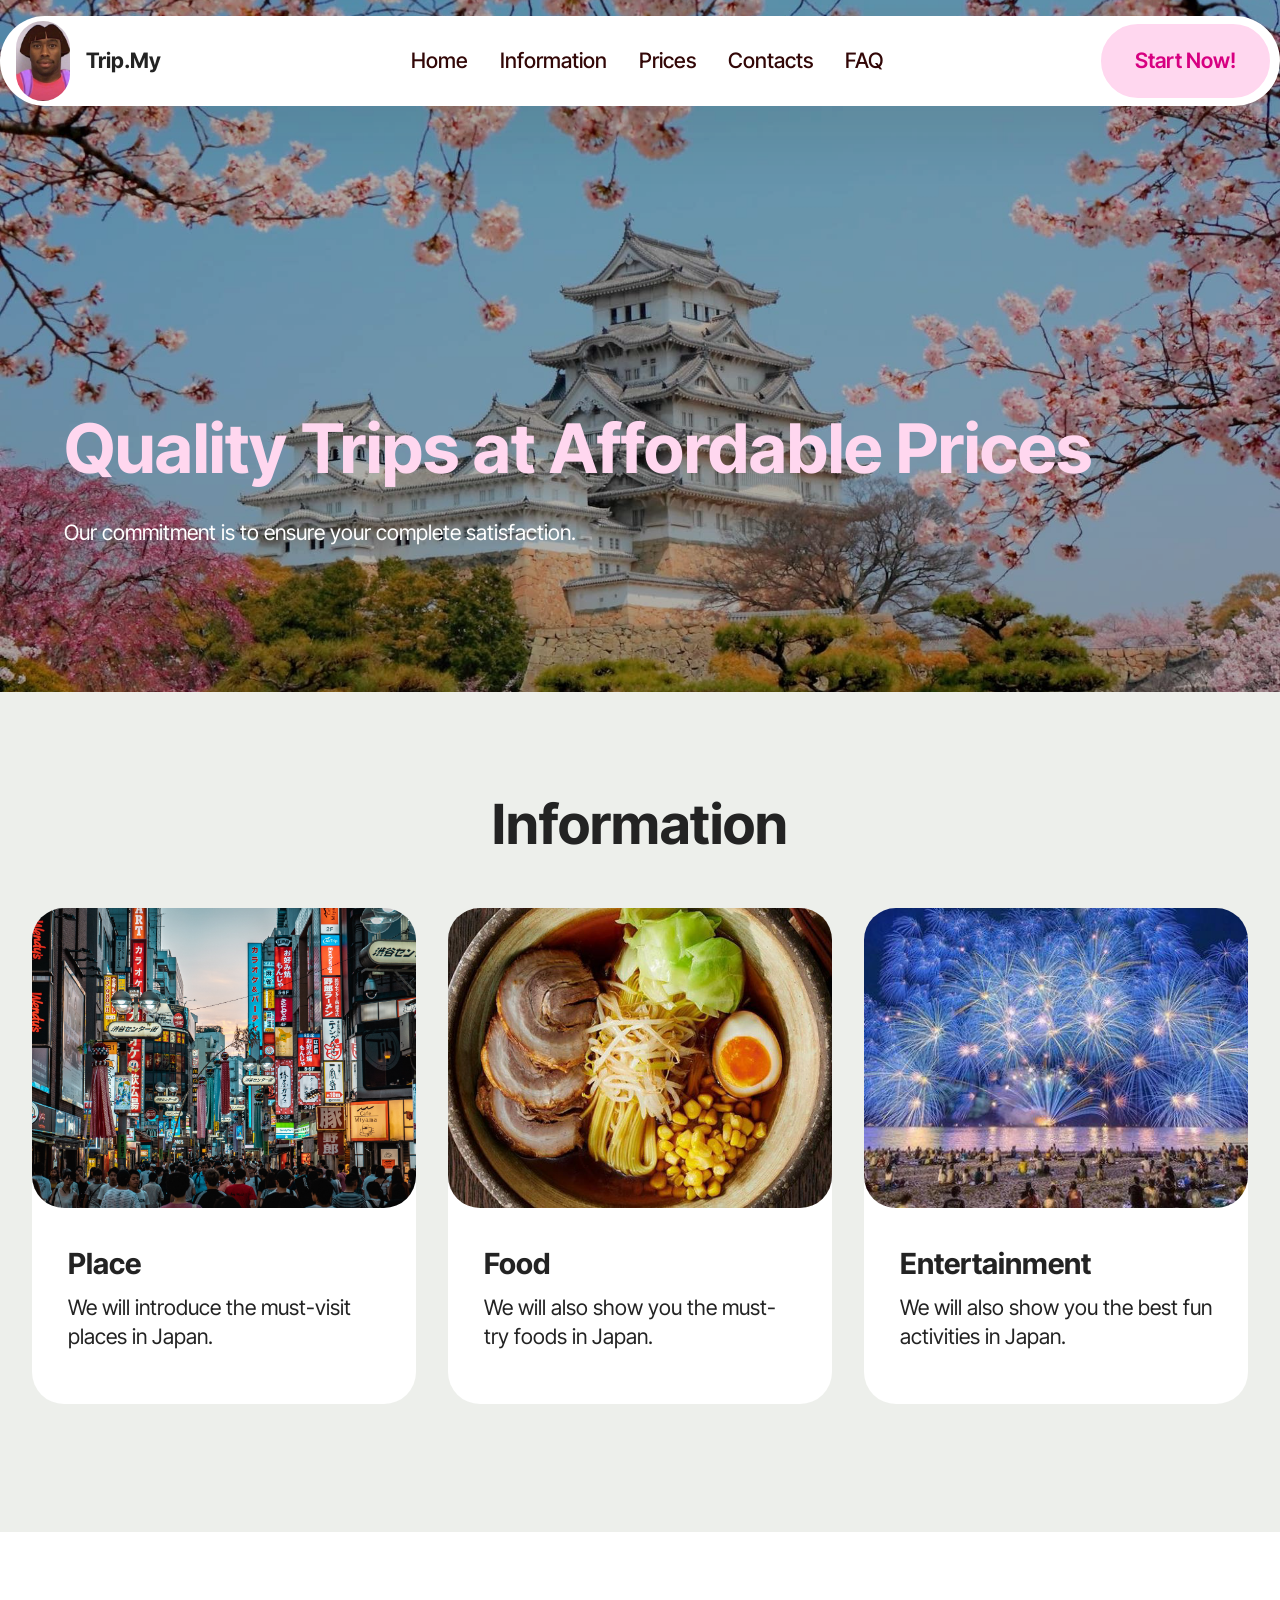
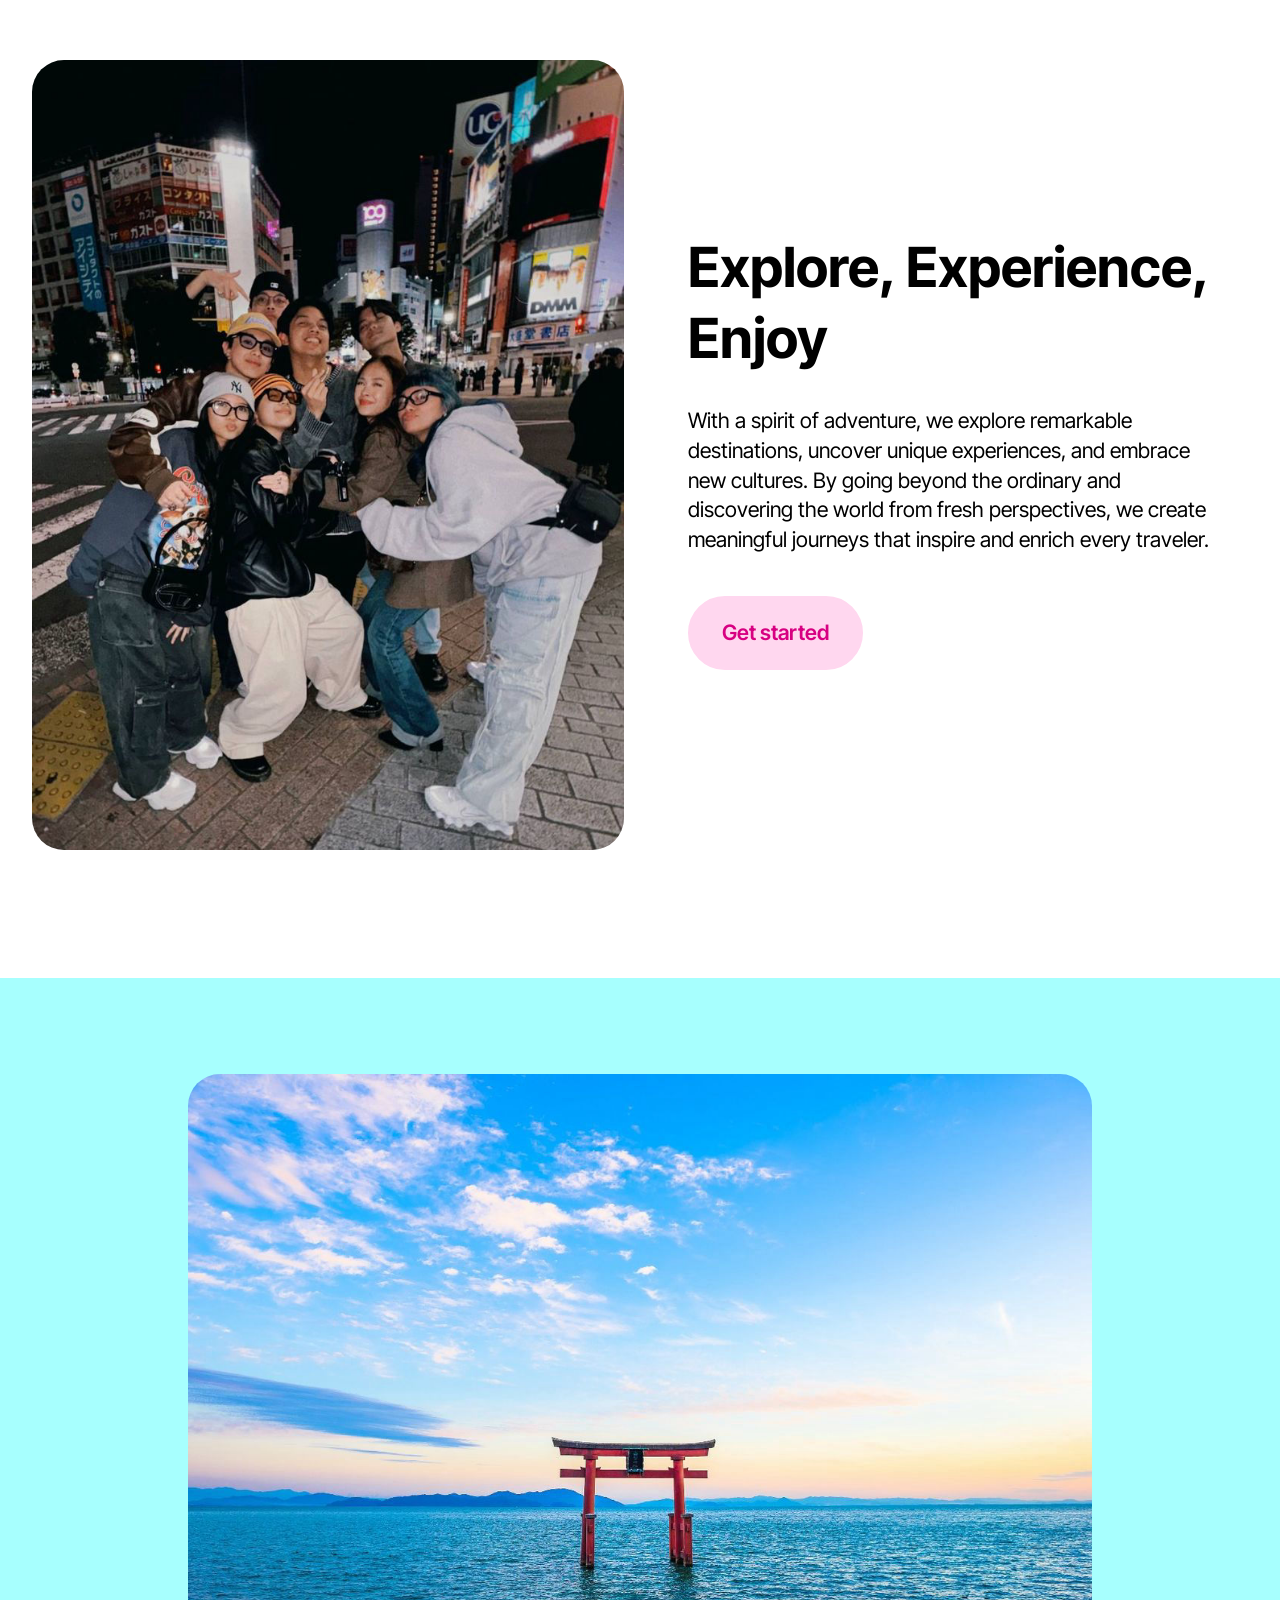
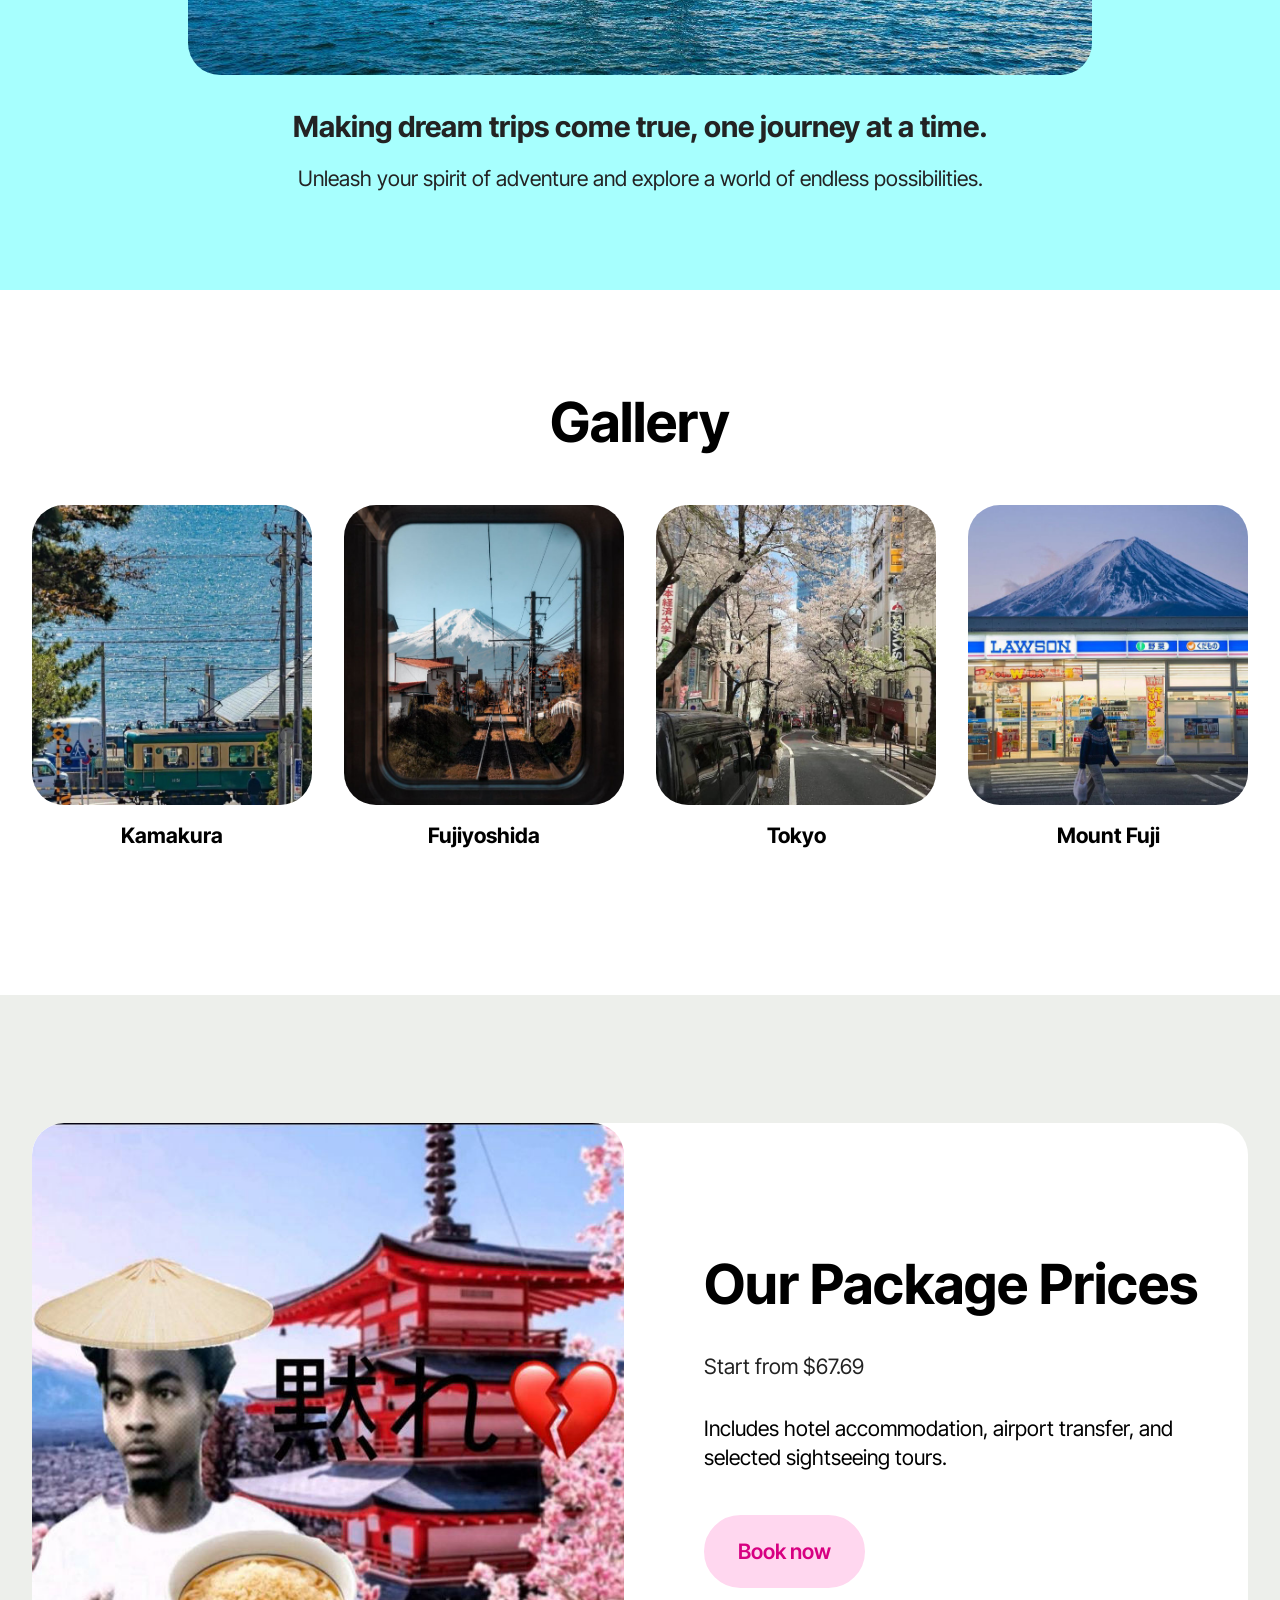
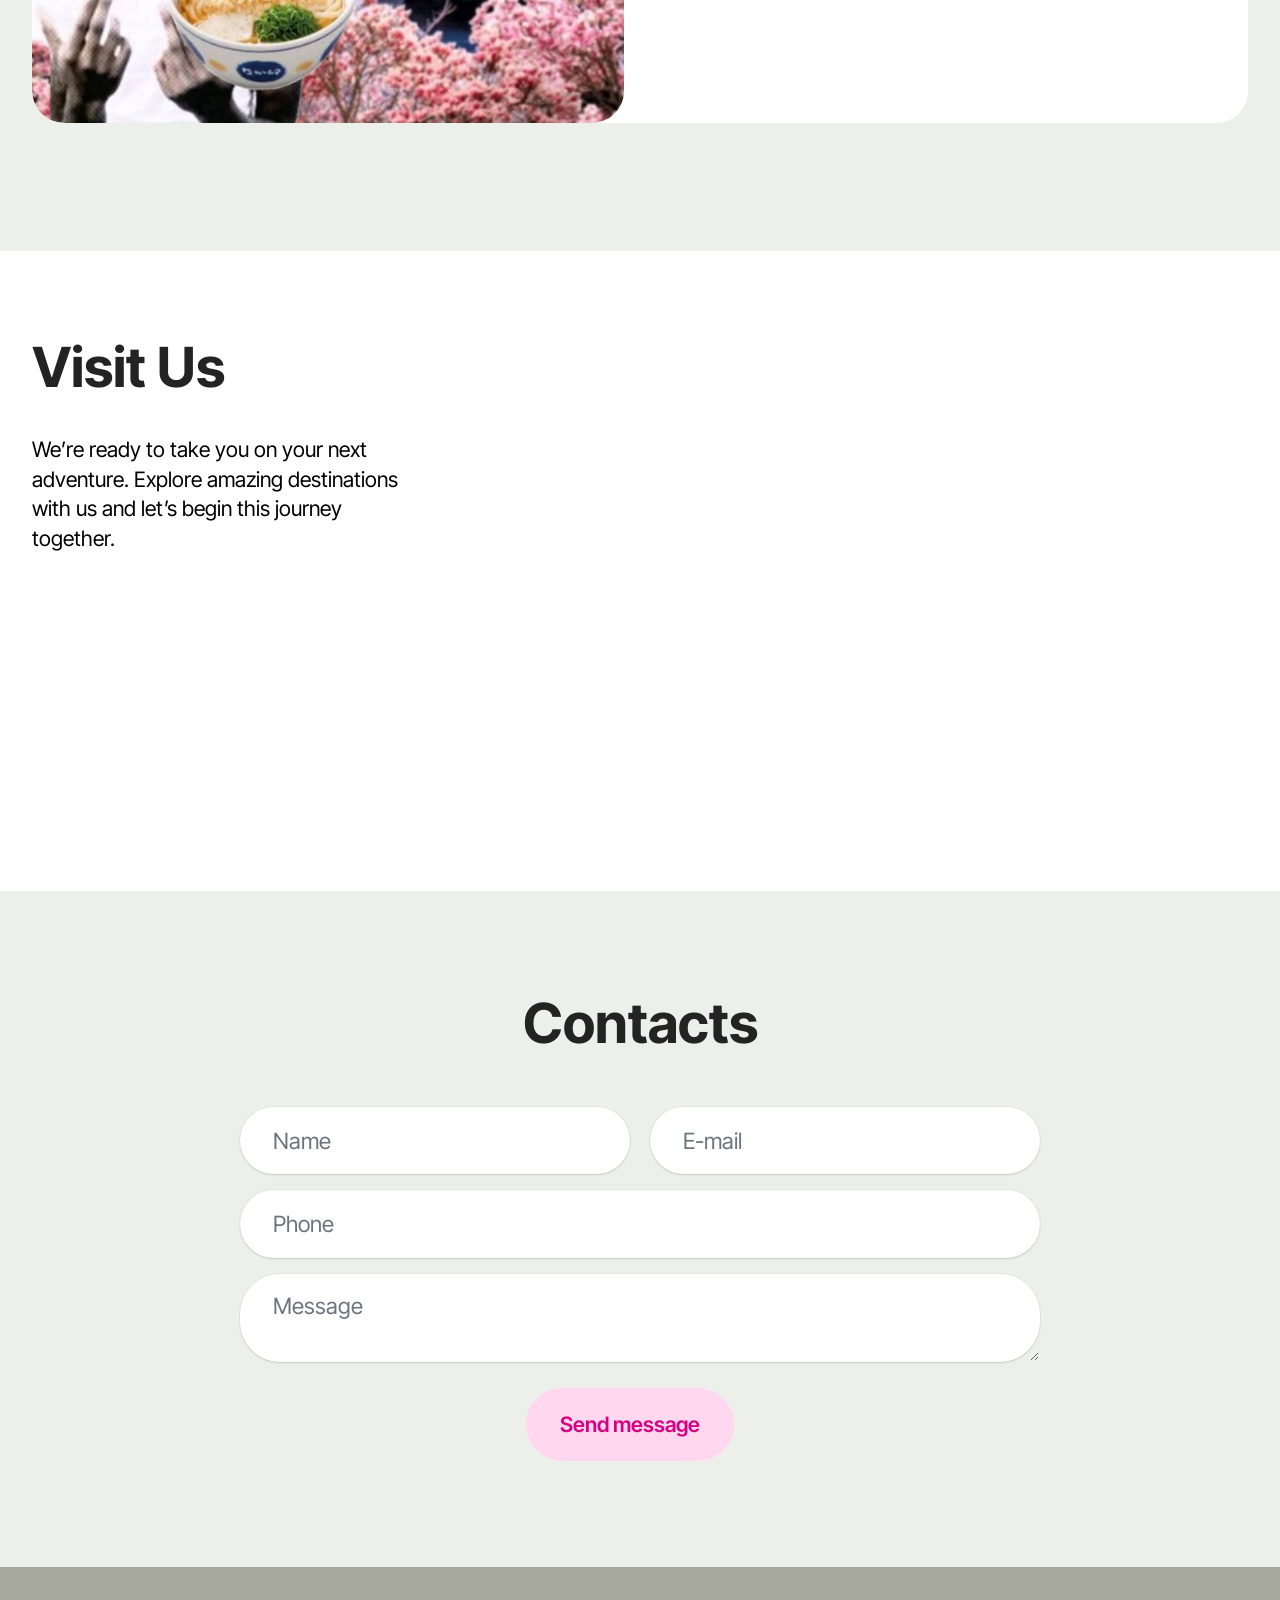
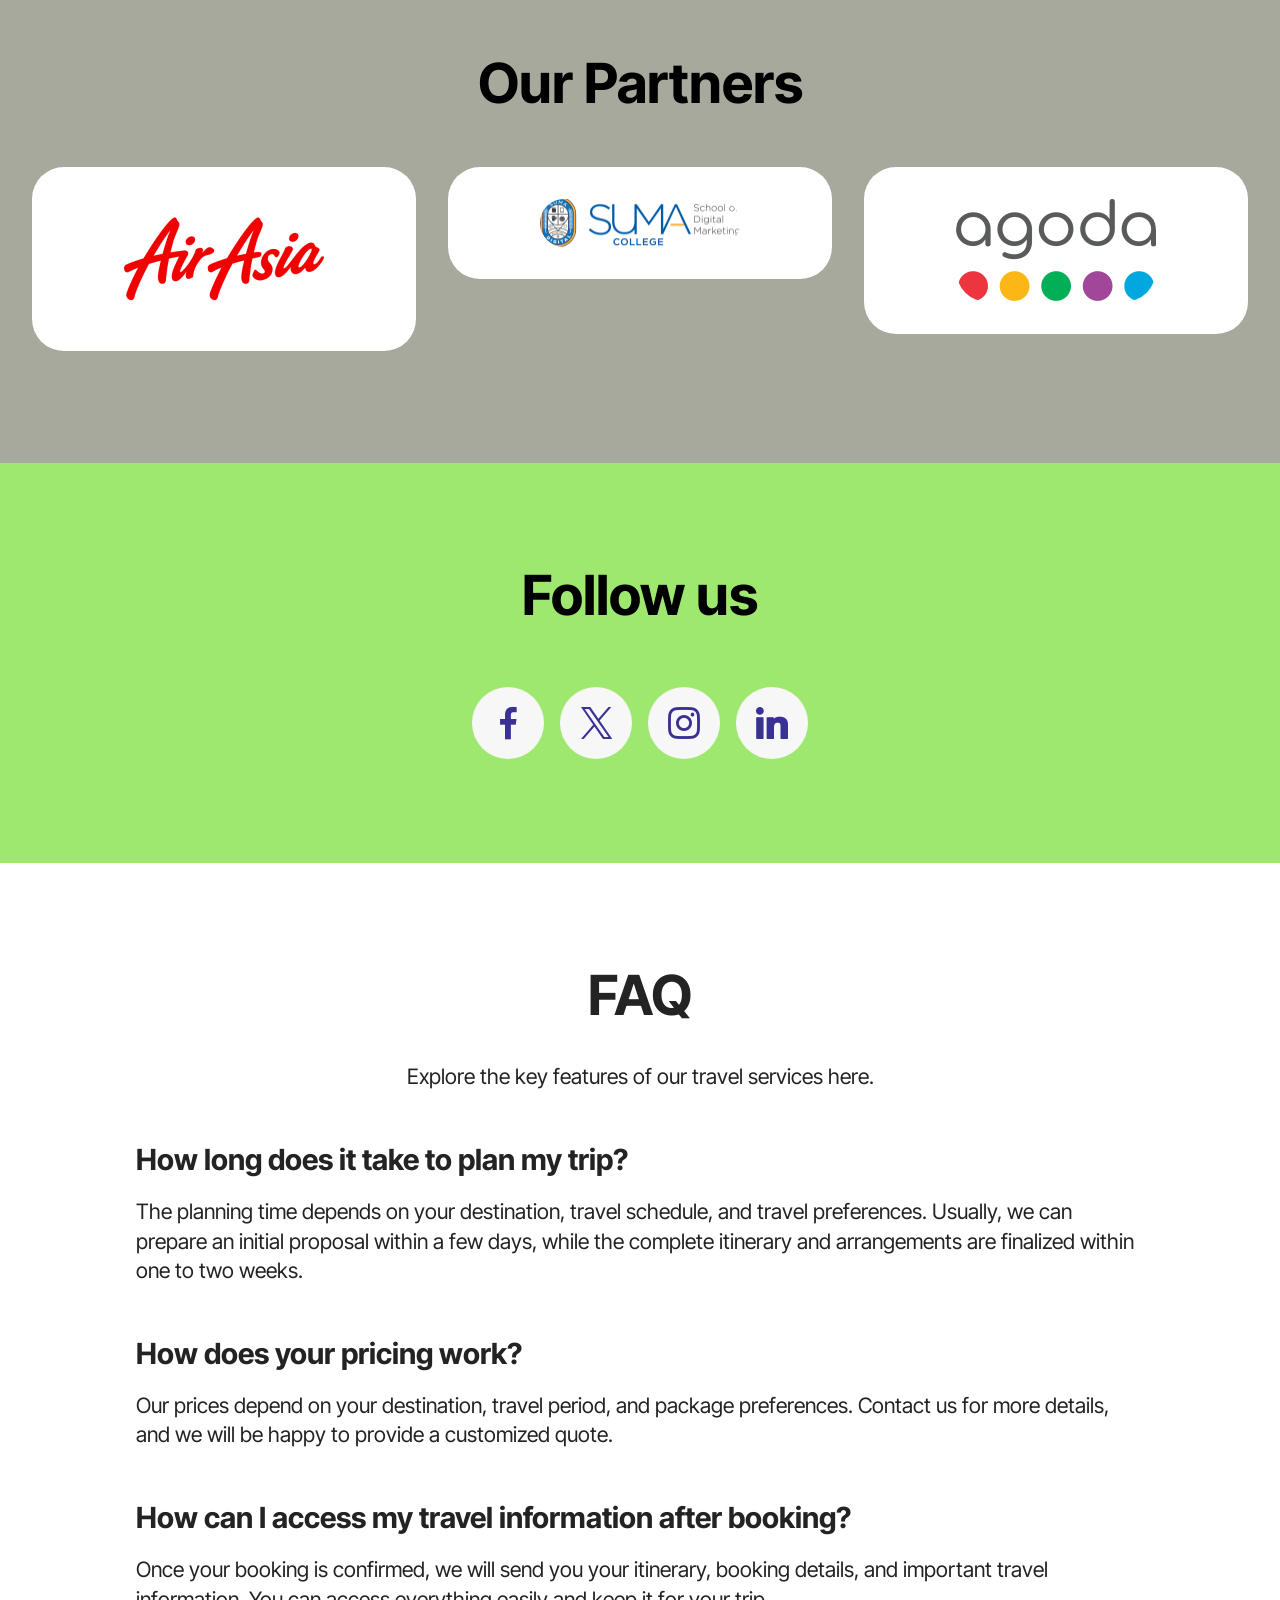
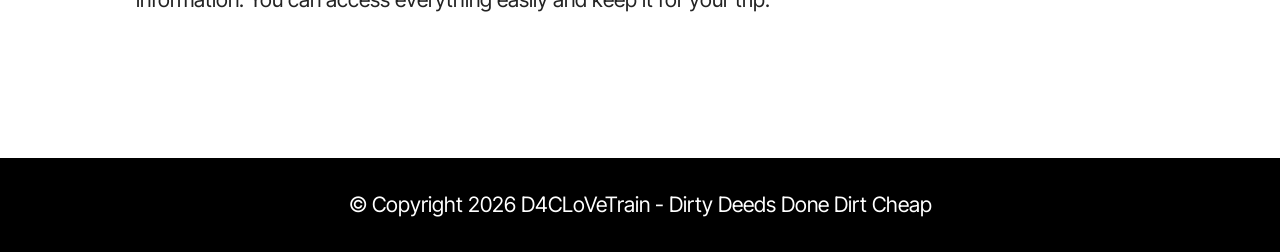
<file: index.html>
<!DOCTYPE html>
<html  >
<head>
  <!-- Site made with Mobirise Website Builder v6.1.12, https://mobirise.com -->
  <meta charset="UTF-8">
  <meta http-equiv="X-UA-Compatible" content="IE=edge">
  <meta name="generator" content="Mobirise v6.1.12, mobirise.com">
  <meta name="viewport" content="width=device-width, initial-scale=1, minimum-scale=1">
  <link rel="shortcut icon" href="assets/images/wd-160x238.jpg" type="image/x-icon">
  <meta name="description" content="">
  
  
  <title>Home</title>
  <link rel="stylesheet" href="assets/web/assets/mobirise-icons2/mobirise2.css">
  <link rel="stylesheet" href="assets/bootstrap/css/bootstrap.min.css">
  <link rel="stylesheet" href="assets/parallax/jarallax.css">
  <link rel="stylesheet" href="assets/dropdown/css/style.css">
  <link rel="stylesheet" href="assets/socicon/css/styles.css">
  <link rel="stylesheet" href="assets/theme/css/style.css">
  <link rel="preload" href="https://fonts.googleapis.com/css?family=Inter+Tight:100,200,300,400,500,600,700,800,900,100i,200i,300i,400i,500i,600i,700i,800i,900i&display=swap" as="style" onload="this.onload=null;this.rel='stylesheet'">
  <noscript><link rel="stylesheet" href="https://fonts.googleapis.com/css?family=Inter+Tight:100,200,300,400,500,600,700,800,900,100i,200i,300i,400i,500i,600i,700i,800i,900i&display=swap"></noscript>
  <link rel="preload" as="style" href="assets/mobirise/css/mbr-additional.css?v=nM6oHv"><link rel="stylesheet" href="assets/mobirise/css/mbr-additional.css?v=nM6oHv" type="text/css">

  
  
  
</head>
<body>
  
  <section data-bs-version="5.1" class="menu menu5 cid-vg4xG2H92P" once="menu" id="menu05-0">
	

	<nav class="navbar navbar-dropdown navbar-fixed-top navbar-expand-lg">
		<div class="container">
			<div class="navbar-brand">
				<span class="navbar-logo">
					<a href="https://mobiri.se">
						<img src="assets/images/wd-160x238.jpg" alt="Mobirise Website Builder" style="height: 5rem;">
					</a>
				</span>
				<span class="navbar-caption-wrap"><a class="navbar-caption text-black display-4" href="https://mobiri.se">Trip.My</a></span>
			</div>
			<button class="navbar-toggler" type="button" data-toggle="collapse" data-bs-toggle="collapse" data-target="#navbarSupportedContent" data-bs-target="#navbarSupportedContent" aria-controls="navbarNavAltMarkup" aria-expanded="false" aria-label="Toggle navigation">
				<div class="hamburger">
					<span></span>
					<span></span>
					<span></span>
					<span></span>
				</div>
			</button>
			<div class="collapse navbar-collapse" id="navbarSupportedContent">
				<ul class="navbar-nav nav-dropdown" data-app-modern-menu="true"><li class="nav-item">
						<a class="nav-link link text-info text-primary display-4" href="index.html#top">Home</a>
					</li>
					<li class="nav-item"><a class="nav-link link text-info text-primary display-4" href="index.html#features06-2">Information</a></li>
					<li class="nav-item"><a class="nav-link link text-info text-primary display-4" href="index.html#features024-6">Prices</a></li><li class="nav-item"><a class="nav-link link text-info text-primary display-4" href="index.html#form02-8">Contacts</a></li><li class="nav-item"><a class="nav-link link text-info text-primary display-4" href="index.html#list02-b">FAQ</a></li></ul>
				<div class="navbar-buttons mbr-section-btn"><a class="btn btn-secondary display-7" href="https://mobiri.se"> Start Now!</a></div>
			</div>
		</div>
	</nav>
</section>

<section data-bs-version="5.1" class="header18 cid-vg4xGtUSZp mbr-parallax-background" id="header18-1">
  

  <div class="mbr-overlay" style="opacity: 0.3; background-color: rgb(0, 0, 0);"></div>
  <div class="container-fluid">
    <div class="row">
      <div class="content-wrap col-12 col-md-12">
        <h1 class="mbr-section-title mbr-fonts-style mbr-white mb-4 display-1">
          <strong><br>Quality Trips at Affordable Prices</strong></h1>
        
        <p class="mbr-fonts-style mbr-text mbr-white mb-4 display-7">Our commitment is to ensure your complete satisfaction.</p>
        
      </div>
    </div>
  </div>
</section>

<section data-bs-version="5.1" class="features6 start cid-vg4xH0J2ev" id="features06-2">
	
	
	<div class="container">
		<div class="row justify-content-center">
			<div class="col-12 content-head">
				<div class="mbr-section-head mb-5">
					<h4 class="mbr-section-title mbr-fonts-style align-center mb-0 display-2"><strong>Information</strong></h4>
					
					
				</div>
			</div>
		</div>
		<div class="row">
			<div class="item features-image col-12 col-md-6 col-lg-4 active">
				<div class="item-wrapper">
					<div class="item-img">
						<img src="assets/images/tokyogettyimages-1031467664.webp" alt="Mobirise Website Builder" data-slide-to="0" data-bs-slide-to="0">
					</div>
					<div class="item-content">
						<h5 class="item-title mbr-fonts-style display-5">
							<strong>Place</strong></h5>
						<p class="mbr-text mbr-fonts-style display-7">
							We will introduce the must-visit places in Japan.</p>
						
					</div>
				</div>
			</div><div class="item features-image col-12 col-md-6 col-lg-4">
				<div class="item-wrapper">
					<div class="item-img">
						<img src="assets/images/ramen-780x460.jpg" alt="Mobirise Website Builder" data-slide-to="1" data-bs-slide-to="1">
					</div>
					<div class="item-content">
						<h5 class="item-title mbr-fonts-style display-5">
							<strong>Food</strong></h5>
						<p class="mbr-text mbr-fonts-style display-7">
							We will also show you the must-try foods in Japan.</p>
						
					</div>
				</div>
			</div>
			<div class="item features-image col-12 col-md-6 col-lg-4">
				<div class="item-wrapper">
					<div class="item-img">
						<img src="assets/images/rhubluqx3yihx1dzyroi-500x313.jpg" alt="Mobirise Website Builder" data-slide-to="1" data-bs-slide-to="1">
					</div>
					<div class="item-content">
						<h5 class="item-title mbr-fonts-style display-5"><strong>Entertainment</strong></h5>
						<p class="mbr-text mbr-fonts-style display-7">
							We will also show you the best fun activities in Japan.<br>
						</p>
						
					</div>
				</div>
			</div>
			
		</div>
	</div>
</section>

<section data-bs-version="5.1" class="start article2 cid-vg4xHBZfVf" id="article02-3">
	

	
	

	<div class="container">
		<div class="row justify-content-center">
			<div class="col-12 col-md-12 col-lg-6 image-wrapper">
				<img class="w-100" src="assets/images/cf6d35dbd7a63c236d2dcc64ed865f0d-735x981.jpg" alt="Mobirise Website Builder">
			</div>
			<div class="col-12 col-md-12 col-lg">
				<div class="text-wrapper align-left">
					<h1 class="mbr-section-title mbr-fonts-style mb-4 display-2"><strong>Explore, Experience, Enjoy</strong></h1>
					<p class="mbr-text align-left mbr-fonts-style mb-4 display-7">
					With a spirit of adventure, we explore remarkable destinations, uncover unique experiences, and embrace new cultures. By going beyond the ordinary and discovering the world from fresh perspectives, we create meaningful journeys that inspire and enrich every traveler.
					</p>
					<div class="mbr-section-btn align-left mt-3"><a class="btn btn-secondary display-7" href="https://mobiri.se">Get started</a></div>
				</div>
			</div>
		</div>
	</div>
</section>

<section data-bs-version="5.1" class="image01 cid-vg4xJ9vRqm" id="image01-4">
  

  
  

  <div class="container">
    <div class="row justify-content-center">
      <div class="col-12 col-lg-9">
        <div class="image-wrapper mb-4">
          <img class="w-100" src="assets/images/ve9a29de38081e38081-1199x797.jpg" alt="Mobirise Website Builder">
        </div>
        <h4 class="mbr-description mbr-fonts-style mb-3 align-center display-5"><strong>Making dream trips come true, one journey at a time.</strong></h4>
        <p class="mbr-description mbr-fonts-style mb-0 align-center display-7">
          Unleash your spirit of adventure and explore a world of endless possibilities.
        </p>
      </div>
    </div>
  </div>
</section>

<section data-bs-version="5.1" class="gallery3 cid-vg4xJzcbkg" id="gallery03-5">
    
    
    <div class="container-fluid">
      <div class="row justify-content-center">
        <div class="col-12 content-head">
          <div class="mbr-section-head mb-5">
            <h4 class="mbr-section-title mbr-fonts-style align-center mb-0 display-2">
              <strong>Gallery</strong>
            </h4>
            
          </div>
        </div>
      </div>
      <div class="row">
        <div class="item features-image col-12 col-md-6 col-lg-3 active">
          <div class="item-wrapper">
            <div class="item-img">
              <img src="assets/images/2-613x817.jpg" alt="Mobirise Website Builder" title="" data-slide-to="0" data-bs-slide-to="0">
            </div>
            <div class="item-content align-left">
              <h5 class="item-title mbr-fonts-style mt-3 mb-3 display-7">
                <strong>Kamakura</strong>
              </h5>
              
            </div>
          </div>
        </div><div class="item features-image col-12 col-md-6 col-lg-3">
          <div class="item-wrapper">
            <div class="item-img">
              <img src="assets/images/1-613x766.jpg" alt="Mobirise Website Builder" title="" data-slide-to="1" data-bs-slide-to="1">
            </div>
            <div class="item-content align-left">
              <h5 class="item-title mbr-fonts-style mt-3 mb-3 display-7">
                <strong>Fujiyoshida</strong>
              </h5>
              
            </div>
          </div>
        </div>
        
        <div class="item features-image col-12 col-md-6 col-lg-3">
          <div class="item-wrapper">
            <div class="item-img">
              <img src="assets/images/4-613x766.jpg" alt="Mobirise Website Builder" title="" data-slide-to="2" data-bs-slide-to="2">
            </div>
            <div class="item-content align-left">
              <h5 class="item-title mbr-fonts-style mt-3 mb-3 display-7">
                <strong>Tokyo</strong>
              </h5>
              
              
            </div>
          </div>
        </div>
        <div class="item features-image col-12 col-md-6 col-lg-3">
          <div class="item-wrapper">
            <div class="item-img">
              <img src="assets/images/ad37728938cbc1412cef9cb149d65319-613x817.jpg" alt="Mobirise Website Builder" title="" data-slide-to="3" data-bs-slide-to="3">
            </div>
            <div class="item-content align-left">
              <h5 class="item-title mbr-fonts-style mt-3 mb-3 display-7"><strong>Mount Fuji</strong></h5>
              
            </div>
          </div>
        </div>
      </div>
    </div>
  </section>

<section data-bs-version="5.1" class="features024 cid-vg4xKm86hy" id="features024-6">
  

  
  

  <div class="container">
    <div class="row justify-content-center align-items-center">
      <div class="col-12">
        <div class="card-wrapper">
          <div class="row">
            <div class="col-12 col-md-12 col-lg-6 image-wrapper">
              <img class="w-100" src="assets/images/123-736x722.jpg" alt="Mobirise Website Builder">
            </div>
            <div class="col-12 col-lg col-md-12">
              <div class="text-wrapper align-left">
                <h5 class="mbr-section-title mbr-fonts-style mb-4 display-2"><strong>Our Package Prices</strong></h5>
                <p class="price mbr-fonts-style mb-4 display-7">Start from $67.69</p>
                <p class="mbr-text mbr-fonts-style mb-4 display-7">Includes hotel accommodation, airport transfer, and selected sightseeing tours.
                </p>
                <div class="mbr-section-btn mt-3"><a class="btn btn-lg btn-secondary display-7" href="https://mobiri.se">Book now<br></a></div>
              </div>
            </div>
          </div>
        </div>
      </div>
    </div>
  </div>
</section>

<section data-bs-version="5.1" class="contacts03 cid-vg4xKELL2i" id="contacts03-7">
  

  
  <div class="container">
    <div class="row justify-content-center">
      <div class="col-lg-4">
        <div class="col-12 col-md-12">
          <h5 class="mbr-section-title mbr-fonts-style mt-0 mb-4 display-2">
            <strong>Visit Us</strong></h5>
          <h6 class="mbr-section-subtitle mbr-fonts-style mt-0 mb-4 display-7">We’re ready to take you on your next adventure. Explore amazing destinations with us and let’s begin this journey together.</h6>
          
        </div>
      </div>
      <div class="col-lg-8 side-features">
        <div class="google-map"><iframe frameborder="0" style="border:0" src="https://www.google.com/maps/embed?pb=!1m18!1m12!1m3!1d3983.7871880845023!2d101.58978028128699!3d3.1507592449760544!2m3!1f0!2f0!3f0!3m2!1i1024!2i768!4f13.1!3m3!1m2!1s0x31cc4f7727e9ea15%3A0xdf9531a3554d5817!2zU1VNQSBDb2xsZWdlIHwgU2Nob29sIG9mIERpZ2l0YWwgTWFya2V0aW5nIOaVsOeggeiQpemUgOWtpumZoiAoQ2FtcHVzKQ!5e0!3m2!1sen!2sus!4v1775452531048!5m2!1sen!2sus" allowfullscreen=""></iframe></div>
      </div>
    </div>
  </div>
</section>

<section data-bs-version="5.1" class="form5 cid-vg4xL5tS9o" id="form02-8">
    
    
    <div class="container">
        <div class="row justify-content-center">
            <div class="col-12 content-head">
                <div class="mbr-section-head mb-5">
                    <h3 class="mbr-section-title mbr-fonts-style align-center mb-0 display-2">
                        <strong>Contacts</strong>
                    </h3>
                    
                </div>
            </div>
        </div>
        <div class="row justify-content-center">
            <div class="col-lg-8 mx-auto mbr-form" data-form-type="formoid">
                <form action="https://mobirise.eu/" method="POST" class="mbr-form form-with-styler" data-form-title="Form Name"><input type="hidden" name="email" data-form-email="true" value="ftO+gAf19Cvq+FGuO7Br59m2IdNckBQE44J07bPRF7gc0VvUp3fKtp3bb4SKjEQ9n7xOeukA0baOLWRCQ+w5fWmFPk0Epe1XUhn7W/UAxfF7HlHrLQhSPaPGOjhTygJ2">
                    <div class="row">
                        <div hidden="hidden" data-form-alert="" class="alert alert-success col-12">Thanks for filling out the form!</div>
                        <div hidden="hidden" data-form-alert-danger="" class="alert alert-danger col-12">
                            Oops...! some problem!
                        </div>
                    </div>
                    <div class="dragArea row">
                        <div class="col-md col-sm-12 form-group mb-3" data-for="name">
                            <input type="text" name="name" placeholder="Name" data-form-field="name" class="form-control" value="" id="name-form02-8">
                        </div>
                        <div class="col-md col-sm-12 form-group mb-3" data-for="email">
                            <input type="email" name="email" placeholder="E-mail" data-form-field="email" class="form-control" value="" id="email-form02-8">
                        </div>
                        <div class="col-12 form-group mb-3" data-for="phone">
                            <input type="tel" name="phone" placeholder="Phone" data-form-field="phone" class="form-control" value="" id="phone-form02-8">
                        </div>
                        <div class="col-12 form-group mb-3" data-for="textarea">
                            <textarea name="textarea" placeholder="Message" data-form-field="textarea" class="form-control" id="textarea-form02-8"></textarea>
                        </div>
                        <div class="col-lg-12 col-md-12 col-sm-12 align-center mbr-section-btn"><button type="submit" class="btn btn-secondary display-7">Send message</button></div>
                    </div>
                </form>
            </div>
        </div>
    </div>
</section>

<section data-bs-version="5.1" class="clients3 cid-vg4xLyhxpr" id="clients03-9">
  

  
  
  <div class="container">
    <div class="row justify-content-center">
      <div class="col-12 content-head">
        <div class="mb-5">
          <h5 class="mbr-section-title mbr-fonts-style mb-0 display-2"><strong>Our Partners</strong></h5>
          <div class="col-12">
            
          </div>
        </div>
      </div>
    </div>
    <div class="row">
      <div class="item features-without-image col-12 col-lg-4 active">
        <div class="item-wrapper">
          <div class="img-wrapper">
            <img src="assets/images/air-400x240.png" alt="Mobirise Website Builder">
          </div>
          <div class="card-box align-center">
            
            
            
            
          </div>
        </div>
      </div>
      <div class="item features-without-image col-12 col-lg-4">
        <div class="item-wrapper">
          <div class="img-wrapper">
            <img src="assets/images/uma-1-400x103.png" alt="Mobirise Website Builder" data-slide-to="1" data-bs-slide-to="1">
          </div>
          <div class="card-box align-center">
            
            
            
            
          </div>
        </div>
      </div><div class="item features-without-image col-12 col-lg-4">
        <div class="item-wrapper">
          <div class="img-wrapper">
            <img src="assets/images/agod-400x206.png" alt="Mobirise Website Builder" data-slide-to="2" data-bs-slide-to="2">
          </div>
          <div class="card-box align-center">
            
            
            
            
          </div>
        </div>
      </div>
      
    </div>
  </div>
</section>

<section data-bs-version="5.1" class="social05 cid-vg4xLVXOHD" id="social05-a">
    

    

    <div class="container">
        <div class="row">
            <h3 class="mbr-section-title align-center mb-5 mbr-fonts-style display-2">
                <strong>Follow us</strong>
            </h3>
            <div class="col-12">
                <div class="social-row">
                    <div class="soc-item">
                        <a href="https://mobiri.se/" target="_blank">
                            <span class="mbr-iconfont socicon socicon-facebook"></span>
                        </a>
                    </div>
                    <div class="soc-item">
                        <a href="https://mobiri.se/" target="_blank">
                            <span class="mbr-iconfont socicon-twitter socicon"></span>
                        </a>
                    </div>
                    <div class="soc-item">
                        <a href="https://mobiri.se/" target="_blank">
                            <span class="mbr-iconfont socicon-instagram socicon"></span>
                        </a>
                    </div>
                    <div class="soc-item">
                        <a href="https://mobiri.se/" target="_blank">
                            <span class="mbr-iconfont socicon socicon-linkedin"></span>
                        </a>
                    </div>
                    
                </div>
            </div>
        </div>
    </div>
</section>

<section data-bs-version="5.1" class="content4 cid-vg4xM92DD5" id="list02-b">
    

    
    
    <div class="container">
        <div class="row justify-content-center">
            <div class="col-lg-10">
                <div class="title col-md-12 mb-5">
                    <h3 class="mbr-section-title mbr-fonts-style display-2">
                        <strong>FAQ</strong>
                    </h3>
                    <h4 class="mbr-section-subtitle mbr-fonts-style mb-0 mt-4 display-7">Explore the key features of our travel services here.</h4>
                </div>
                <div class="item features-without-image col-12">
                    <div class="item-wrapper">
                        <div class="card-box align-left">
                            <h5 class="card-title mbr-fonts-style mb-3 display-5"><strong>How long does it take to plan my trip?</strong></h5>
                            <p class="card-text mbr-fonts-style mb-5 display-7">
                                The planning time depends on your destination, travel schedule, and travel preferences. Usually, we can prepare an initial proposal within a few days, while the complete itinerary and arrangements are finalized within one to two weeks.
                            </p>
                        </div>
                    </div>
                </div>
                <div class="item features-without-image col-12">
                    <div class="item-wrapper">
                        <div class="card-box align-left">
                            <h5 class="card-title mbr-fonts-style mb-3 display-5"><strong>How does your pricing work?</strong></h5>
                            <p class="card-text mbr-fonts-style mb-5 display-7">
                                Our prices depend on your destination, travel period, and package preferences. Contact us for more details, and we will be happy to provide a customized quote.
                            </p>
                        </div>
                    </div>
                </div>
                <div class="item features-without-image col-12">
                    <div class="item-wrapper">
                        <div class="card-box align-left">
                            <h5 class="card-title mbr-fonts-style mb-3 display-5"><strong>How can I access my travel information after booking?</strong></h5>
                            <p class="card-text mbr-fonts-style mb-5 display-7">
                                Once your booking is confirmed, we will send you your itinerary, booking details, and important travel information. You can access everything easily and keep it for your trip.
                            </p>
                        </div>
                    </div>
                </div>
            </div>
        </div>
    </div>
</section>

<section data-bs-version="5.1" class="footer4 cid-vg4xMnECW1" once="footers" id="footer04-c">

    

    

    <div class="container">
        <div class="media-container-row align-center mbr-white">
            <div class="col-12">
                <p class="mbr-text mb-0 mbr-fonts-style display-7">
                    © Copyright 2026 D4CLoVeTrain - Dirty Deeds Done Dirt Cheap
                </p>
            </div>
        </div>
    </div>
</section>
  
  
</body>
</html>
</file>
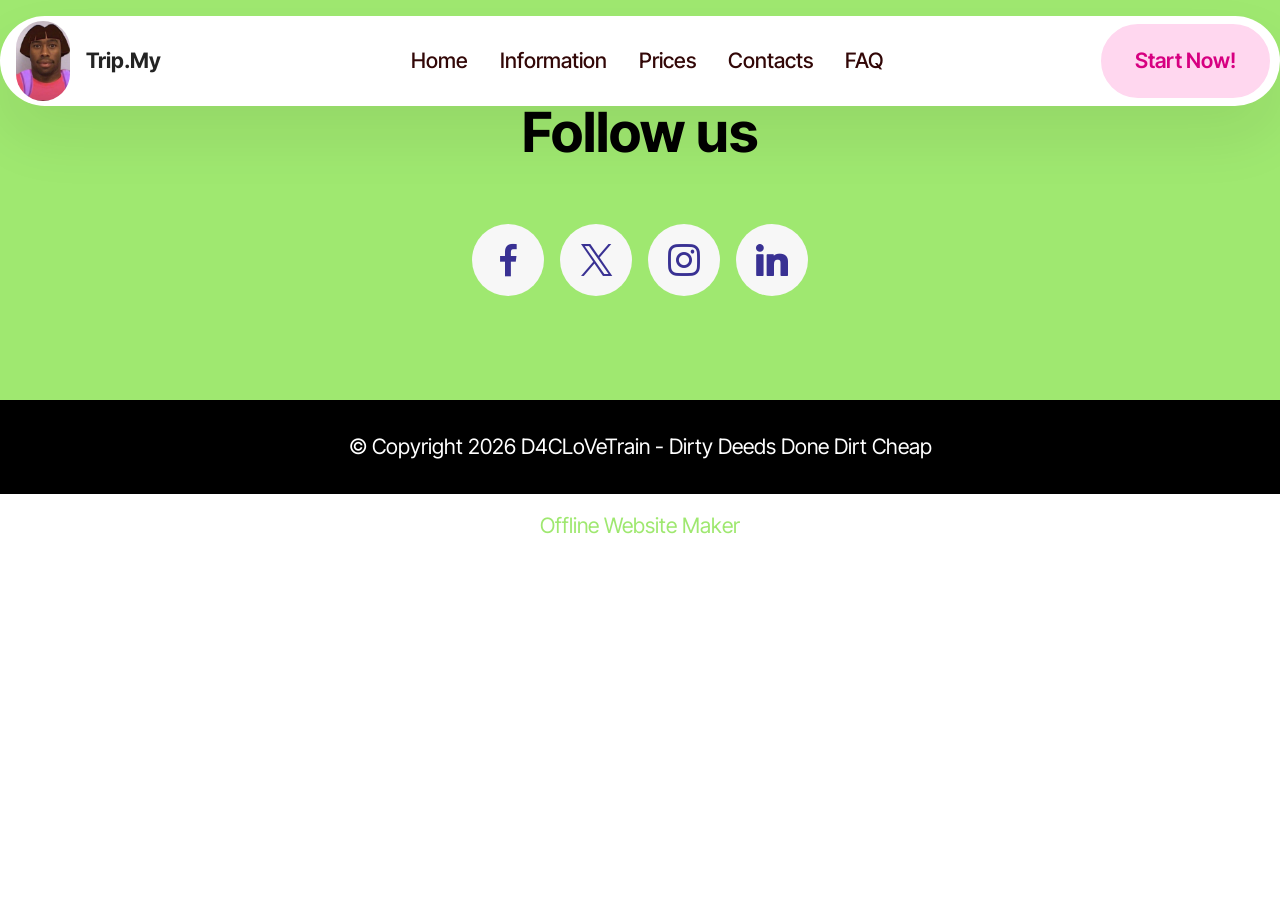
<file: page1.html>
<!DOCTYPE html>
<html  >
<head>
  <!-- Site made with Mobirise Website Builder v6.1.12, https://mobirise.com -->
  <meta charset="UTF-8">
  <meta http-equiv="X-UA-Compatible" content="IE=edge">
  <meta name="generator" content="Mobirise v6.1.12, mobirise.com">
  <meta name="viewport" content="width=device-width, initial-scale=1, minimum-scale=1">
  <link rel="shortcut icon" href="assets/images/wd-160x238.jpg" type="image/x-icon">
  <meta name="description" content="">
  
  
  <title>Page 1</title>
  <link rel="stylesheet" href="assets/bootstrap/css/bootstrap.min.css">
  <link rel="stylesheet" href="assets/dropdown/css/style.css">
  <link rel="stylesheet" href="assets/socicon/css/styles.css">
  <link rel="stylesheet" href="assets/theme/css/style.css">
  <link rel="preload" href="https://fonts.googleapis.com/css?family=Inter+Tight:100,200,300,400,500,600,700,800,900,100i,200i,300i,400i,500i,600i,700i,800i,900i&display=swap" as="style" onload="this.onload=null;this.rel='stylesheet'">
  <noscript><link rel="stylesheet" href="https://fonts.googleapis.com/css?family=Inter+Tight:100,200,300,400,500,600,700,800,900,100i,200i,300i,400i,500i,600i,700i,800i,900i&display=swap"></noscript>
  <link rel="preload" as="style" href="assets/mobirise/css/mbr-additional.css?v=1iYzFS"><link rel="stylesheet" href="assets/mobirise/css/mbr-additional.css?v=1iYzFS" type="text/css">

  
  
  
</head>
<body>
  
  <section data-bs-version="5.1" class="menu menu5 cid-vg4xG2H92P" once="menu" id="menu05-d">
	

	<nav class="navbar navbar-dropdown navbar-fixed-top navbar-expand-lg">
		<div class="container">
			<div class="navbar-brand">
				<span class="navbar-logo">
					<a href="https://mobiri.se">
						<img src="assets/images/wd-160x238.jpg" alt="Mobirise Website Builder" style="height: 5rem;">
					</a>
				</span>
				<span class="navbar-caption-wrap"><a class="navbar-caption text-black display-4" href="https://mobiri.se">Trip.My</a></span>
			</div>
			<button class="navbar-toggler" type="button" data-toggle="collapse" data-bs-toggle="collapse" data-target="#navbarSupportedContent" data-bs-target="#navbarSupportedContent" aria-controls="navbarNavAltMarkup" aria-expanded="false" aria-label="Toggle navigation">
				<div class="hamburger">
					<span></span>
					<span></span>
					<span></span>
					<span></span>
				</div>
			</button>
			<div class="collapse navbar-collapse" id="navbarSupportedContent">
				<ul class="navbar-nav nav-dropdown" data-app-modern-menu="true"><li class="nav-item">
						<a class="nav-link link text-info text-primary display-4" href="index.html#top">Home</a>
					</li>
					<li class="nav-item"><a class="nav-link link text-info text-primary display-4" href="index.html#features06-2">Information</a></li>
					<li class="nav-item"><a class="nav-link link text-info text-primary display-4" href="index.html#features024-6">Prices</a></li><li class="nav-item"><a class="nav-link link text-info text-primary display-4" href="index.html#form02-8">Contacts</a></li><li class="nav-item"><a class="nav-link link text-info text-primary display-4" href="index.html#list02-b">FAQ</a></li></ul>
				<div class="navbar-buttons mbr-section-btn"><a class="btn btn-secondary display-7" href="https://mobiri.se"> Start Now!</a></div>
			</div>
		</div>
	</nav>
</section>

<section data-bs-version="5.1" class="social05 cid-vg4xLVXOHD" id="social05-e">
    

    

    <div class="container">
        <div class="row">
            <h3 class="mbr-section-title align-center mb-5 mbr-fonts-style display-2">
                <strong>Follow us</strong>
            </h3>
            <div class="col-12">
                <div class="social-row">
                    <div class="soc-item">
                        <a href="https://mobiri.se/" target="_blank">
                            <span class="mbr-iconfont socicon socicon-facebook"></span>
                        </a>
                    </div>
                    <div class="soc-item">
                        <a href="https://mobiri.se/" target="_blank">
                            <span class="mbr-iconfont socicon-twitter socicon"></span>
                        </a>
                    </div>
                    <div class="soc-item">
                        <a href="https://mobiri.se/" target="_blank">
                            <span class="mbr-iconfont socicon-instagram socicon"></span>
                        </a>
                    </div>
                    <div class="soc-item">
                        <a href="https://mobiri.se/" target="_blank">
                            <span class="mbr-iconfont socicon socicon-linkedin"></span>
                        </a>
                    </div>
                    
                </div>
            </div>
        </div>
    </div>
</section>

<section data-bs-version="5.1" class="footer4 cid-vg4xMnECW1" once="footers" id="footer04-f">

    

    

    <div class="container">
        <div class="media-container-row align-center mbr-white">
            <div class="col-12">
                <p class="mbr-text mb-0 mbr-fonts-style display-7">
                    © Copyright 2026 D4CLoVeTrain - Dirty Deeds Done Dirt Cheap
                </p>
            </div>
        </div>
    </div>
</section><section class="display-7" style="padding: 0;align-items: center;justify-content: center;flex-wrap: wrap;    align-content: center;display: flex;position: relative;height: 4rem;"><a href="https://mobiri.se/4657818" style="flex: 1 1;height: 4rem;position: absolute;width: 100%;z-index: 1;"><img alt="" style="height: 4rem;" src="[data-uri]"></a><p style="margin: 0;text-align: center;" class="display-7">&#8204;</p><a style="z-index:1" href="https://mobirise.com/offline-website-builder.html">Offline Website Maker</a></section><script src="assets/bootstrap/js/bootstrap.bundle.min.js"></script>  <script src="assets/smoothscroll/smooth-scroll.js"></script>  <script src="assets/ytplayer/index.js"></script>  <script src="assets/dropdown/js/navbar-dropdown.js"></script>  <script src="assets/theme/js/script.js"></script>  
  
  
</body>
</html>
</file>
<file: assets/web/assets/mobirise-icons2/mobirise2.css>
@font-face {
  font-family: 'Moririse2';
  font-display: swap;
  src:  url('mobirise2.eot?f2bix4');
  src:  url('mobirise2.eot?f2bix4#iefix') format('embedded-opentype'),
    url('mobirise2.woff2?f2bix4') format('woff2'),
    url('mobirise2.woff?f2bix4') format('woff'),
    url('mobirise2.ttf?f2bix4') format('truetype'),
    url('mobirise2.svg?f2bix4#mobirise2') format('svg');
  font-weight: normal;
  font-style: normal;
}

[class^="mobi-"], [class*=" mobi-"] {
  /* use !important to prevent issues with browser extensions that change fonts */
  font-family: 'Moririse2' !important;
  speak: none;
  font-style: normal;
  font-weight: normal;
  font-variant: normal;
  text-transform: none;
  line-height: 1;

  /* Better Font Rendering =========== */
  -webkit-font-smoothing: antialiased;
  -moz-osx-font-smoothing: grayscale;
}

.mobi-mbri-add-submenu:before {
  content: "\e900";
}
.mobi-mbri-alert:before {
  content: "\e901";
}
.mobi-mbri-align-center:before {
  content: "\e902";
}
.mobi-mbri-align-justify:before {
  content: "\e903";
}
.mobi-mbri-align-left:before {
  content: "\e904";
}
.mobi-mbri-align-right:before {
  content: "\e905";
}
.mobi-mbri-android:before {
  content: "\e906";
}
.mobi-mbri-apple:before {
  content: "\e907";
}
.mobi-mbri-arrow-down:before {
  content: "\e908";
}
.mobi-mbri-arrow-next:before {
  content: "\e909";
}
.mobi-mbri-arrow-prev:before {
  content: "\e90a";
}
.mobi-mbri-arrow-up:before {
  content: "\e90b";
}
.mobi-mbri-bold:before {
  content: "\e90c";
}
.mobi-mbri-bookmark:before {
  content: "\e90d";
}
.mobi-mbri-bootstrap:before {
  content: "\e90e";
}
.mobi-mbri-briefcase:before {
  content: "\e90f";
}
.mobi-mbri-browse:before {
  content: "\e910";
}
.mobi-mbri-bulleted-list:before {
  content: "\e911";
}
.mobi-mbri-calendar:before {
  content: "\e912";
}
.mobi-mbri-camera:before {
  content: "\e913";
}
.mobi-mbri-cart-add:before {
  content: "\e914";
}
.mobi-mbri-cart-full:before {
  content: "\e915";
}
.mobi-mbri-cash:before {
  content: "\e916";
}
.mobi-mbri-change-style:before {
  content: "\e917";
}
.mobi-mbri-chat:before {
  content: "\e918";
}
.mobi-mbri-clock:before {
  content: "\e919";
}
.mobi-mbri-close:before {
  content: "\e91a";
}
.mobi-mbri-cloud:before {
  content: "\e91b";
}
.mobi-mbri-code:before {
  content: "\e91c";
}
.mobi-mbri-contact-form:before {
  content: "\e91d";
}
.mobi-mbri-credit-card:before {
  content: "\e91e";
}
.mobi-mbri-cursor-click:before {
  content: "\e91f";
}
.mobi-mbri-cust-feedback:before {
  content: "\e920";
}
.mobi-mbri-database:before {
  content: "\e921";
}
.mobi-mbri-delivery:before {
  content: "\e922";
}
.mobi-mbri-desktop:before {
  content: "\e923";
}
.mobi-mbri-devices:before {
  content: "\e924";
}
.mobi-mbri-down:before {
  content: "\e925";
}
.mobi-mbri-download-2:before {
  content: "\e926";
}
.mobi-mbri-download:before {
  content: "\e927";
}
.mobi-mbri-drag-n-drop-2:before {
  content: "\e928";
}
.mobi-mbri-drag-n-drop:before {
  content: "\e929";
}
.mobi-mbri-edit-2:before {
  content: "\e92a";
}
.mobi-mbri-edit:before {
  content: "\e92b";
}
.mobi-mbri-error:before {
  content: "\e92c";
}
.mobi-mbri-extension:before {
  content: "\e92d";
}
.mobi-mbri-features:before {
  content: "\e92e";
}
.mobi-mbri-file:before {
  content: "\e92f";
}
.mobi-mbri-flag:before {
  content: "\e930";
}
.mobi-mbri-folder:before {
  content: "\e931";
}
.mobi-mbri-gift:before {
  content: "\e932";
}
.mobi-mbri-github:before {
  content: "\e933";
}
.mobi-mbri-globe-2:before {
  content: "\e934";
}
.mobi-mbri-globe:before {
  content: "\e935";
}
.mobi-mbri-growing-chart:before {
  content: "\e936";
}
.mobi-mbri-hearth:before {
  content: "\e937";
}
.mobi-mbri-help:before {
  content: "\e938";
}
.mobi-mbri-home:before {
  content: "\e939";
}
.mobi-mbri-hot-cup:before {
  content: "\e93a";
}
.mobi-mbri-idea:before {
  content: "\e93b";
}
.mobi-mbri-image-gallery:before {
  content: "\e93c";
}
.mobi-mbri-image-slider:before {
  content: "\e93d";
}
.mobi-mbri-info:before {
  content: "\e93e";
}
.mobi-mbri-italic:before {
  content: "\e93f";
}
.mobi-mbri-key:before {
  content: "\e940";
}
.mobi-mbri-laptop:before {
  content: "\e941";
}
.mobi-mbri-layers:before {
  content: "\e942";
}
.mobi-mbri-left-right:before {
  content: "\e943";
}
.mobi-mbri-left:before {
  content: "\e944";
}
.mobi-mbri-letter:before {
  content: "\e945";
}
.mobi-mbri-like:before {
  content: "\e946";
}
.mobi-mbri-link:before {
  content: "\e947";
}
.mobi-mbri-lock:before {
  content: "\e948";
}
.mobi-mbri-login:before {
  content: "\e949";
}
.mobi-mbri-logout:before {
  content: "\e94a";
}
.mobi-mbri-magic-stick:before {
  content: "\e94b";
}
.mobi-mbri-map-pin:before {
  content: "\e94c";
}
.mobi-mbri-menu:before {
  content: "\e94d";
}
.mobi-mbri-mobile-2:before {
  content: "\e94e";
}
.mobi-mbri-mobile-horizontal:before {
  content: "\e94f";
}
.mobi-mbri-mobile:before {
  content: "\e950";
}
.mobi-mbri-mobirise:before {
  content: "\e951";
}
.mobi-mbri-more-horizontal:before {
  content: "\e952";
}
.mobi-mbri-more-vertical:before {
  content: "\e953";
}
.mobi-mbri-music:before {
  content: "\e954";
}
.mobi-mbri-new-file:before {
  content: "\e955";
}
.mobi-mbri-numbered-list:before {
  content: "\e956";
}
.mobi-mbri-opened-folder:before {
  content: "\e957";
}
.mobi-mbri-pages:before {
  content: "\e958";
}
.mobi-mbri-paper-plane:before {
  content: "\e959";
}
.mobi-mbri-paperclip:before {
  content: "\e95a";
}
.mobi-mbri-phone:before {
  content: "\e95b";
}
.mobi-mbri-photo:before {
  content: "\e95c";
}
.mobi-mbri-photos:before {
  content: "\e95d";
}
.mobi-mbri-pin:before {
  content: "\e95e";
}
.mobi-mbri-play:before {
  content: "\e95f";
}
.mobi-mbri-plus:before {
  content: "\e960";
}
.mobi-mbri-preview:before {
  content: "\e961";
}
.mobi-mbri-print:before {
  content: "\e962";
}
.mobi-mbri-protect:before {
  content: "\e963";
}
.mobi-mbri-question:before {
  content: "\e964";
}
.mobi-mbri-quote-left:before {
  content: "\e965";
}
.mobi-mbri-quote-right:before {
  content: "\e966";
}
.mobi-mbri-redo:before {
  content: "\e967";
}
.mobi-mbri-refresh:before {
  content: "\e968";
}
.mobi-mbri-responsive-2:before {
  content: "\e969";
}
.mobi-mbri-responsive:before {
  content: "\e96a";
}
.mobi-mbri-right:before {
  content: "\e96b";
}
.mobi-mbri-rocket:before {
  content: "\e96c";
}
.mobi-mbri-sad-face:before {
  content: "\e96d";
}
.mobi-mbri-sale:before {
  content: "\e96e";
}
.mobi-mbri-save:before {
  content: "\e96f";
}
.mobi-mbri-search:before {
  content: "\e970";
}
.mobi-mbri-setting-2:before {
  content: "\e971";
}
.mobi-mbri-setting-3:before {
  content: "\e972";
}
.mobi-mbri-setting:before {
  content: "\e973";
}
.mobi-mbri-share:before {
  content: "\e974";
}
.mobi-mbri-shopping-bag:before {
  content: "\e975";
}
.mobi-mbri-shopping-basket:before {
  content: "\e976";
}
.mobi-mbri-shopping-cart:before {
  content: "\e977";
}
.mobi-mbri-sites:before {
  content: "\e978";
}
.mobi-mbri-smile-face:before {
  content: "\e979";
}
.mobi-mbri-speed:before {
  content: "\e97a";
}
.mobi-mbri-star:before {
  content: "\e97b";
}
.mobi-mbri-success:before {
  content: "\e97c";
}
.mobi-mbri-sun:before {
  content: "\e97d";
}
.mobi-mbri-sun2:before {
  content: "\e97e";
}
.mobi-mbri-tablet-vertical:before {
  content: "\e97f";
}
.mobi-mbri-tablet:before {
  content: "\e980";
}
.mobi-mbri-target:before {
  content: "\e981";
}
.mobi-mbri-timer:before {
  content: "\e982";
}
.mobi-mbri-to-ftp:before {
  content: "\e983";
}
.mobi-mbri-to-local-drive:before {
  content: "\e984";
}
.mobi-mbri-touch-swipe:before {
  content: "\e985";
}
.mobi-mbri-touch:before {
  content: "\e986";
}
.mobi-mbri-trash:before {
  content: "\e987";
}
.mobi-mbri-underline:before {
  content: "\e988";
}
.mobi-mbri-undo:before {
  content: "\e989";
}
.mobi-mbri-unlink:before {
  content: "\e98a";
}
.mobi-mbri-unlock:before {
  content: "\e98b";
}
.mobi-mbri-up-down:before {
  content: "\e98c";
}
.mobi-mbri-up:before {
  content: "\e98d";
}
.mobi-mbri-update:before {
  content: "\e98e";
}
.mobi-mbri-upload-2:before {
  content: "\e98f";
}
.mobi-mbri-upload:before {
  content: "\e990";
}
.mobi-mbri-user-2:before {
  content: "\e991";
}
.mobi-mbri-user:before {
  content: "\e992";
}
.mobi-mbri-users:before {
  content: "\e993";
}
.mobi-mbri-video-play:before {
  content: "\e994";
}
.mobi-mbri-video:before {
  content: "\e995";
}
.mobi-mbri-watch:before {
  content: "\e996";
}
.mobi-mbri-website-theme-2:before {
  content: "\e997";
}
.mobi-mbri-website-theme:before {
  content: "\e998";
}
.mobi-mbri-wifi:before {
  content: "\e999";
}
.mobi-mbri-windows:before {
  content: "\e99a";
}
.mobi-mbri-zoom-in:before {
  content: "\e99b";
}
.mobi-mbri-zoom-out:before {
  content: "\e99c";
}
</file>
<file: assets/parallax/jarallax.css>
.jarallax {
    position: relative;
    z-index: 0;
}
.jarallax > .jarallax-img {
    position: absolute;
    object-fit: cover;
    /* support for plugin https://github.com/bfred-it/object-fit-images */
    font-family: 'object-fit: cover;';
    top: 0;
    left: 0;
    width: 100%;
    height: 100%;
    z-index: -1;
}
</file>
<file: assets/dropdown/css/style.css>
.navbar-dropdown {
  left: 0;
  padding: 0;
  position: absolute;
  right: 0;
  top: 0;
  transition: all 0.45s ease;
  z-index: 1030;
  background: #282828; }
  .navbar-dropdown .navbar-logo {
    margin-right: 0.8rem;
    transition: margin 0.3s ease-in-out;
    vertical-align: middle; }
    .navbar-dropdown .navbar-logo img {
      height: 3.125rem;
      transition: all 0.3s ease-in-out; }
    .navbar-dropdown .navbar-logo.mbr-iconfont {
      font-size: 3.125rem;
      line-height: 3.125rem; }
  .navbar-dropdown .navbar-caption {
    font-weight: 700;
    white-space: normal;
    vertical-align: -4px;
    line-height: 3.125rem !important; }
    .navbar-dropdown .navbar-caption, .navbar-dropdown .navbar-caption:hover {
      color: inherit;
      text-decoration: none; }
  .navbar-dropdown .mbr-iconfont + .navbar-caption {
    vertical-align: -1px; }
  .navbar-dropdown.navbar-fixed-top {
    position: fixed; }
  .navbar-dropdown .navbar-brand span {
    vertical-align: -4px; }
  .navbar-dropdown.bg-color.transparent {
    background: none; }
  .navbar-dropdown.navbar-short .navbar-brand {
    padding: 0.625rem 0; }
    .navbar-dropdown.navbar-short .navbar-brand span {
      vertical-align: -1px; }
  .navbar-dropdown.navbar-short .navbar-caption {
    line-height: 2.375rem !important;
    vertical-align: -2px; }
  .navbar-dropdown.navbar-short .navbar-logo {
    margin-right: 0.5rem; }
    .navbar-dropdown.navbar-short .navbar-logo img {
      height: 2.375rem; }
    .navbar-dropdown.navbar-short .navbar-logo.mbr-iconfont {
      font-size: 2.375rem;
      line-height: 2.375rem; }
  .navbar-dropdown.navbar-short .mbr-table-cell {
    height: 3.625rem; }
  .navbar-dropdown .navbar-close {
    left: 0.6875rem;
    position: fixed;
    top: 0.75rem;
    z-index: 1000; }
  .navbar-dropdown .hamburger-icon {
    content: "";
    display: inline-block;
    vertical-align: middle;
    width: 16px;
    -webkit-box-shadow: 0 -6px 0 1px #282828,0 0 0 1px #282828,0 6px 0 1px #282828;
    -moz-box-shadow: 0 -6px 0 1px #282828,0 0 0 1px #282828,0 6px 0 1px #282828;
    box-shadow: 0 -6px 0 1px #282828,0 0 0 1px #282828,0 6px 0 1px #282828; }

.dropdown-menu .dropdown-toggle[data-toggle="dropdown-submenu"]::after {
  border-bottom: 0.35em solid transparent;
  border-left: 0.35em solid;
  border-right: 0;
  border-top: 0.35em solid transparent;
  margin-left: 0.3rem; }

.dropdown-menu .dropdown-item:focus {
  outline: 0; }

.nav-dropdown {
  font-size: 0.75rem;
  font-weight: 500;
  height: auto !important; }
  .nav-dropdown .nav-btn {
    padding-left: 1rem; }
  .nav-dropdown .link {
    margin: .667em 1.667em;
    font-weight: 500;
    padding: 0;
    transition: color .2s ease-in-out; }
    .nav-dropdown .link.dropdown-toggle {
      margin-right: 2.583em; }
      .nav-dropdown .link.dropdown-toggle::after {
        margin-left: .25rem;
        border-top: 0.35em solid;
        border-right: 0.35em solid transparent;
        border-left: 0.35em solid transparent;
        border-bottom: 0; }
      .nav-dropdown .link.dropdown-toggle[aria-expanded="true"] {
        margin: 0;
        padding: 0.667em 3.263em  0.667em 1.667em; }
  .nav-dropdown .link::after,
  .nav-dropdown .dropdown-item::after {
    color: inherit; }
  .nav-dropdown .btn {
    font-size: 0.75rem;
    font-weight: 700;
    letter-spacing: 0;
    margin-bottom: 0;
    padding-left: 1.25rem;
    padding-right: 1.25rem; }
  .nav-dropdown .dropdown-menu {
    border-radius: 0;
    border: 0;
    left: 0;
    margin: 0;
    padding-bottom: 1.25rem;
    padding-top: 1.25rem;
    position: relative; }
  .nav-dropdown .dropdown-submenu {
    margin-left: 0.125rem;
    top: 0; }
  .nav-dropdown .dropdown-item {
    font-weight: 500;
    line-height: 2;
    padding: 0.3846em 4.615em 0.3846em 1.5385em;
    position: relative;
    transition: color .2s ease-in-out, background-color .2s ease-in-out; }
    .nav-dropdown .dropdown-item::after {
      margin-top: -0.3077em;
      position: absolute;
      right: 1.1538em;
      top: 50%; }
    .nav-dropdown .dropdown-item:focus, .nav-dropdown .dropdown-item:hover {
      background: none; }

@media (max-width: 767px) {
  .nav-dropdown.navbar-toggleable-sm {
    bottom: 0;
    display: none;
    left: 0;
    overflow-x: hidden;
    position: fixed;
    top: 0;
    transform: translateX(-100%);
    -ms-transform: translateX(-100%);
    -webkit-transform: translateX(-100%);
    width: 18.75rem;
    z-index: 999; } }
.nav-dropdown.navbar-toggleable-xl {
  bottom: 0;
  display: none;
  left: 0;
  overflow-x: hidden;
  position: fixed;
  top: 0;
  transform: translateX(-100%);
  -ms-transform: translateX(-100%);
  -webkit-transform: translateX(-100%);
  width: 18.75rem;
  z-index: 999; }

.nav-dropdown-sm {
  display: block !important;
  overflow-x: hidden;
  overflow: auto;
  padding-top: 3.875rem; }
  .nav-dropdown-sm::after {
    content: "";
    display: block;
    height: 3rem;
    width: 100%; }
  .nav-dropdown-sm.collapse.in ~ .navbar-close {
    display: block !important; }
  .nav-dropdown-sm.collapsing, .nav-dropdown-sm.collapse.in {
    transform: translateX(0);
    -ms-transform: translateX(0);
    -webkit-transform: translateX(0);
    transition: all 0.25s ease-out;
    -webkit-transition: all 0.25s ease-out;
    background: #282828; }
  .nav-dropdown-sm.collapsing[aria-expanded="false"] {
    transform: translateX(-100%);
    -ms-transform: translateX(-100%);
    -webkit-transform: translateX(-100%); }
  .nav-dropdown-sm .nav-item {
    display: block;
    margin-left: 0 !important;
    padding-left: 0; }
  .nav-dropdown-sm .link,
  .nav-dropdown-sm .dropdown-item {
    border-top: 1px dotted rgba(255, 255, 255, 0.1);
    font-size: 0.8125rem;
    line-height: 1.6;
    margin: 0 !important;
    padding: 0.875rem 2.4rem 0.875rem 1.5625rem !important;
    position: relative;
    white-space: normal; }
    .nav-dropdown-sm .link:focus, .nav-dropdown-sm .link:hover,
    .nav-dropdown-sm .dropdown-item:focus,
    .nav-dropdown-sm .dropdown-item:hover {
      background: rgba(0, 0, 0, 0.2) !important;
      color: #c0a375; }
  .nav-dropdown-sm .nav-btn {
    position: relative;
    padding: 1.5625rem 1.5625rem 0 1.5625rem; }
    .nav-dropdown-sm .nav-btn::before {
      border-top: 1px dotted rgba(255, 255, 255, 0.1);
      content: "";
      left: 0;
      position: absolute;
      top: 0;
      width: 100%; }
    .nav-dropdown-sm .nav-btn + .nav-btn {
      padding-top: 0.625rem; }
      .nav-dropdown-sm .nav-btn + .nav-btn::before {
        display: none; }
  .nav-dropdown-sm .btn {
    padding: 0.625rem 0; }
  .nav-dropdown-sm .dropdown-toggle[data-toggle="dropdown-submenu"]::after {
    margin-left: .25rem;
    border-top: 0.35em solid;
    border-right: 0.35em solid transparent;
    border-left: 0.35em solid transparent;
    border-bottom: 0; }
  .nav-dropdown-sm .dropdown-toggle[data-toggle="dropdown-submenu"][aria-expanded="true"]::after {
    border-top: 0;
    border-right: 0.35em solid transparent;
    border-left: 0.35em solid transparent;
    border-bottom: 0.35em solid; }
  .nav-dropdown-sm .dropdown-menu {
    margin: 0;
    padding: 0;
    position: relative;
    top: 0;
    left: 0;
    width: 100%;
    border: 0;
    float: none;
    border-radius: 0;
    background: none; }
  .nav-dropdown-sm .dropdown-submenu {
    left: 100%;
    margin-left: 0.125rem;
    margin-top: -1.25rem;
    top: 0; }

.navbar-toggleable-sm .nav-dropdown .dropdown-menu {
  position: absolute; }

.navbar-toggleable-sm .nav-dropdown .dropdown-submenu {
  left: 100%;
  margin-left: 0.125rem;
  margin-top: -1.25rem;
  top: 0; }

.navbar-toggleable-sm.opened .nav-dropdown .dropdown-menu {
  position: relative; }

.navbar-toggleable-sm.opened .nav-dropdown .dropdown-submenu {
  left: 0;
  margin-left: 00rem;
  margin-top: 0rem;
  top: 0; }

.is-builder .nav-dropdown.collapsing {
  transition: none !important; }
</file>
<file: assets/socicon/css/styles.css>
@charset "UTF-8";

@font-face {
  font-family: 'Socicon';
  src:  url('../fonts/socicon.eot');
  src:  url('../fonts/socicon.eot?#iefix') format('embedded-opentype'),
    url('../fonts/socicon.woff2') format('woff2'),
    url('../fonts/socicon.ttf') format('truetype'),
    url('../fonts/socicon.woff') format('woff'),
    url('../fonts/socicon.svg#socicon') format('svg');
  font-weight: normal;
  font-style: normal;
  font-display: swap;
}

[data-icon]:before {
  font-family: "socicon" !important;
  content: attr(data-icon);
  font-style: normal !important;
  font-weight: normal !important;
  font-variant: normal !important;
  text-transform: none !important;
  speak: none;
  line-height: 1;
  -webkit-font-smoothing: antialiased;
  -moz-osx-font-smoothing: grayscale;
}

[class^="socicon-"], [class*=" socicon-"] {
  /* use !important to prevent issues with browser extensions that change fonts */
  font-family: 'Socicon' !important;
  speak: none;
  font-style: normal;
  font-weight: normal;
  font-variant: normal;
  text-transform: none;
  line-height: 1;

  /* Better Font Rendering =========== */
  -webkit-font-smoothing: antialiased;
  -moz-osx-font-smoothing: grayscale;
}

.socicon-500px:before {
  content: "\e000";
}
.socicon-8tracks:before {
  content: "\e001";
}
.socicon-airbnb:before {
  content: "\e002";
}
.socicon-alliance:before {
  content: "\e003";
}
.socicon-amazon:before {
  content: "\e004";
}
.socicon-amplement:before {
  content: "\e005";
}
.socicon-android:before {
  content: "\e006";
}
.socicon-angellist:before {
  content: "\e007";
}
.socicon-apple:before {
  content: "\e008";
}
.socicon-appnet:before {
  content: "\e009";
}
.socicon-baidu:before {
  content: "\e00a";
}
.socicon-bandcamp:before {
  content: "\e00b";
}
.socicon-battlenet:before {
  content: "\e00c";
}
.socicon-mixer:before {
  content: "\e00d";
}
.socicon-bebee:before {
  content: "\e00e";
}
.socicon-bebo:before {
  content: "\e00f";
}
.socicon-behance:before {
  content: "\e010";
}
.socicon-blizzard:before {
  content: "\e011";
}
.socicon-blogger:before {
  content: "\e012";
}
.socicon-buffer:before {
  content: "\e013";
}
.socicon-chrome:before {
  content: "\e014";
}
.socicon-coderwall:before {
  content: "\e015";
}
.socicon-curse:before {
  content: "\e016";
}
.socicon-dailymotion:before {
  content: "\e017";
}
.socicon-deezer:before {
  content: "\e018";
}
.socicon-delicious:before {
  content: "\e019";
}
.socicon-deviantart:before {
  content: "\e01a";
}
.socicon-diablo:before {
  content: "\e01b";
}
.socicon-digg:before {
  content: "\e01c";
}
.socicon-discord:before {
  content: "\e01d";
}
.socicon-disqus:before {
  content: "\e01e";
}
.socicon-douban:before {
  content: "\e01f";
}
.socicon-draugiem:before {
  content: "\e020";
}
.socicon-dribbble:before {
  content: "\e021";
}
.socicon-drupal:before {
  content: "\e022";
}
.socicon-ebay:before {
  content: "\e023";
}
.socicon-ello:before {
  content: "\e024";
}
.socicon-endomodo:before {
  content: "\e025";
}
.socicon-envato:before {
  content: "\e026";
}
.socicon-etsy:before {
  content: "\e027";
}
.socicon-facebook:before {
  content: "\e028";
}
.socicon-feedburner:before {
  content: "\e029";
}
.socicon-filmweb:before {
  content: "\e02a";
}
.socicon-firefox:before {
  content: "\e02b";
}
.socicon-flattr:before {
  content: "\e02c";
}
.socicon-flickr:before {
  content: "\e02d";
}
.socicon-formulr:before {
  content: "\e02e";
}
.socicon-forrst:before {
  content: "\e02f";
}
.socicon-foursquare:before {
  content: "\e030";
}
.socicon-friendfeed:before {
  content: "\e031";
}
.socicon-github:before {
  content: "\e032";
}
.socicon-goodreads:before {
  content: "\e033";
}
.socicon-google:before {
  content: "\e034";
}
.socicon-googlescholar:before {
  content: "\e035";
}
.socicon-googlegroups:before {
  content: "\e036";
}
.socicon-googlephotos:before {
  content: "\e037";
}
.socicon-googleplus:before {
  content: "\e038";
}
.socicon-grooveshark:before {
  content: "\e039";
}
.socicon-hackerrank:before {
  content: "\e03a";
}
.socicon-hearthstone:before {
  content: "\e03b";
}
.socicon-hellocoton:before {
  content: "\e03c";
}
.socicon-heroes:before {
  content: "\e03d";
}
.socicon-smashcast:before {
  content: "\e03e";
}
.socicon-horde:before {
  content: "\e03f";
}
.socicon-houzz:before {
  content: "\e040";
}
.socicon-icq:before {
  content: "\e041";
}
.socicon-identica:before {
  content: "\e042";
}
.socicon-imdb:before {
  content: "\e043";
}
.socicon-instagram:before {
  content: "\e044";
}
.socicon-issuu:before {
  content: "\e045";
}
.socicon-istock:before {
  content: "\e046";
}
.socicon-itunes:before {
  content: "\e047";
}
.socicon-keybase:before {
  content: "\e048";
}
.socicon-lanyrd:before {
  content: "\e049";
}
.socicon-lastfm:before {
  content: "\e04a";
}
.socicon-line:before {
  content: "\e04b";
}
.socicon-linkedin:before {
  content: "\e04c";
}
.socicon-livejournal:before {
  content: "\e04d";
}
.socicon-lyft:before {
  content: "\e04e";
}
.socicon-macos:before {
  content: "\e04f";
}
.socicon-mail:before {
  content: "\e050";
}
.socicon-medium:before {
  content: "\e051";
}
.socicon-meetup:before {
  content: "\e052";
}
.socicon-mixcloud:before {
  content: "\e053";
}
.socicon-modelmayhem:before {
  content: "\e054";
}
.socicon-mumble:before {
  content: "\e055";
}
.socicon-myspace:before {
  content: "\e056";
}
.socicon-newsvine:before {
  content: "\e057";
}
.socicon-nintendo:before {
  content: "\e058";
}
.socicon-npm:before {
  content: "\e059";
}
.socicon-odnoklassniki:before {
  content: "\e05a";
}
.socicon-openid:before {
  content: "\e05b";
}
.socicon-opera:before {
  content: "\e05c";
}
.socicon-outlook:before {
  content: "\e05d";
}
.socicon-overwatch:before {
  content: "\e05e";
}
.socicon-patreon:before {
  content: "\e05f";
}
.socicon-paypal:before {
  content: "\e060";
}
.socicon-periscope:before {
  content: "\e061";
}
.socicon-persona:before {
  content: "\e062";
}
.socicon-pinterest:before {
  content: "\e063";
}
.socicon-play:before {
  content: "\e064";
}
.socicon-player:before {
  content: "\e065";
}
.socicon-playstation:before {
  content: "\e066";
}
.socicon-pocket:before {
  content: "\e067";
}
.socicon-qq:before {
  content: "\e068";
}
.socicon-quora:before {
  content: "\e069";
}
.socicon-raidcall:before {
  content: "\e06a";
}
.socicon-ravelry:before {
  content: "\e06b";
}
.socicon-reddit:before {
  content: "\e06c";
}
.socicon-renren:before {
  content: "\e06d";
}
.socicon-researchgate:before {
  content: "\e06e";
}
.socicon-residentadvisor:before {
  content: "\e06f";
}
.socicon-reverbnation:before {
  content: "\e070";
}
.socicon-rss:before {
  content: "\e071";
}
.socicon-sharethis:before {
  content: "\e072";
}
.socicon-skype:before {
  content: "\e073";
}
.socicon-slideshare:before {
  content: "\e074";
}
.socicon-smugmug:before {
  content: "\e075";
}
.socicon-snapchat:before {
  content: "\e076";
}
.socicon-songkick:before {
  content: "\e077";
}
.socicon-soundcloud:before {
  content: "\e078";
}
.socicon-spotify:before {
  content: "\e079";
}
.socicon-stackexchange:before {
  content: "\e07a";
}
.socicon-stackoverflow:before {
  content: "\e07b";
}
.socicon-starcraft:before {
  content: "\e07c";
}
.socicon-stayfriends:before {
  content: "\e07d";
}
.socicon-steam:before {
  content: "\e07e";
}
.socicon-storehouse:before {
  content: "\e07f";
}
.socicon-strava:before {
  content: "\e080";
}
.socicon-streamjar:before {
  content: "\e081";
}
.socicon-stumbleupon:before {
  content: "\e082";
}
.socicon-swarm:before {
  content: "\e083";
}
.socicon-teamspeak:before {
  content: "\e084";
}
.socicon-teamviewer:before {
  content: "\e085";
}
.socicon-technorati:before {
  content: "\e086";
}
.socicon-telegram:before {
  content: "\e087";
}
.socicon-tripadvisor:before {
  content: "\e088";
}
.socicon-tripit:before {
  content: "\e089";
}
.socicon-triplej:before {
  content: "\e08a";
}
.socicon-tumblr:before {
  content: "\e08b";
}
.socicon-twitch:before {
  content: "\e08c";
}
.socicon-twitter:before {
  content: "\e08d";
}
.socicon-uber:before {
  content: "\e08e";
}
.socicon-ventrilo:before {
  content: "\e08f";
}
.socicon-viadeo:before {
  content: "\e090";
}
.socicon-viber:before {
  content: "\e091";
}
.socicon-viewbug:before {
  content: "\e092";
}
.socicon-vimeo:before {
  content: "\e093";
}
.socicon-vine:before {
  content: "\e094";
}
.socicon-vkontakte:before {
  content: "\e095";
}
.socicon-warcraft:before {
  content: "\e096";
}
.socicon-wechat:before {
  content: "\e097";
}
.socicon-weibo:before {
  content: "\e098";
}
.socicon-whatsapp:before {
  content: "\e099";
}
.socicon-wikipedia:before {
  content: "\e09a";
}
.socicon-windows:before {
  content: "\e09b";
}
.socicon-wordpress:before {
  content: "\e09c";
}
.socicon-wykop:before {
  content: "\e09d";
}
.socicon-xbox:before {
  content: "\e09e";
}
.socicon-xing:before {
  content: "\e09f";
}
.socicon-yahoo:before {
  content: "\e0a0";
}
.socicon-yammer:before {
  content: "\e0a1";
}
.socicon-yandex:before {
  content: "\e0a2";
}
.socicon-yelp:before {
  content: "\e0a3";
}
.socicon-younow:before {
  content: "\e0a4";
}
.socicon-youtube:before {
  content: "\e0a5";
}
.socicon-zapier:before {
  content: "\e0a6";
}
.socicon-zerply:before {
  content: "\e0a7";
}
.socicon-zomato:before {
  content: "\e0a8";
}
.socicon-zynga:before {
  content: "\e0a9";
}
.socicon-bluesky:before {
  content: "\e0aa";
}
.socicon-threads:before {
  content: "\e0ab";
}
.socicon-spreadshirt:before {
  content: "\e901";
}
.socicon-gamejolt:before {
  content: "\e902";
}
.socicon-trello:before {
  content: "\e903";
}
.socicon-tunein:before {
  content: "\e904";
}
.socicon-bloglovin:before {
  content: "\e905";
}
.socicon-gamewisp:before {
  content: "\e906";
}
.socicon-messenger:before {
  content: "\e907";
}
.socicon-pandora:before {
  content: "\e908";
}
.socicon-augment:before {
  content: "\e909";
}
.socicon-bitbucket:before {
  content: "\e90a";
}
.socicon-fyuse:before {
  content: "\e90b";
}
.socicon-yt-gaming:before {
  content: "\e90c";
}
.socicon-sketchfab:before {
  content: "\e90d";
}
.socicon-mobcrush:before {
  content: "\e90e";
}
.socicon-microsoft:before {
  content: "\e90f";
}
.socicon-realtor:before {
  content: "\e910";
}
.socicon-tidal:before {
  content: "\e911";
}
.socicon-qobuz:before {
  content: "\e912";
}
.socicon-natgeo:before {
  content: "\e913";
}
.socicon-mastodon:before {
  content: "\e914";
}
.socicon-unsplash:before {
  content: "\e915";
}
.socicon-homeadvisor:before {
  content: "\e916";
}
.socicon-angieslist:before {
  content: "\e917";
}
.socicon-codepen:before {
  content: "\e918";
}
.socicon-slack:before {
  content: "\e919";
}
.socicon-openaigym:before {
  content: "\e91a";
}
.socicon-logmein:before {
  content: "\e91b";
}
.socicon-fiverr:before {
  content: "\e91c";
}
.socicon-gotomeeting:before {
  content: "\e91d";
}
.socicon-aliexpress:before {
  content: "\e91e";
}
.socicon-guru:before {
  content: "\e91f";
}
.socicon-appstore:before {
  content: "\e920";
}
.socicon-homes:before {
  content: "\e921";
}
.socicon-zoom:before {
  content: "\e922";
}
.socicon-alibaba:before {
  content: "\e923";
}
.socicon-craigslist:before {
  content: "\e924";
}
.socicon-wix:before {
  content: "\e925";
}
.socicon-redfin:before {
  content: "\e926";
}
.socicon-googlecalendar:before {
  content: "\e927";
}
.socicon-shopify:before {
  content: "\e928";
}
.socicon-freelancer:before {
  content: "\e929";
}
.socicon-seedrs:before {
  content: "\e92a";
}
.socicon-bing:before {
  content: "\e92b";
}
.socicon-doodle:before {
  content: "\e92c";
}
.socicon-bonanza:before {
  content: "\e92d";
}
.socicon-squarespace:before {
  content: "\e92e";
}
.socicon-toptal:before {
  content: "\e92f";
}
.socicon-gust:before {
  content: "\e930";
}
.socicon-ask:before {
  content: "\e931";
}
.socicon-trulia:before {
  content: "\e932";
}
.socicon-loomly:before {
  content: "\e933";
}
.socicon-ghost:before {
  content: "\e934";
}
.socicon-upwork:before {
  content: "\e935";
}
.socicon-fundable:before {
  content: "\e936";
}
.socicon-booking:before {
  content: "\e937";
}
.socicon-googlemaps:before {
  content: "\e938";
}
.socicon-zillow:before {
  content: "\e939";
}
.socicon-niconico:before {
  content: "\e93a";
}
.socicon-toneden:before {
  content: "\e93b";
}
.socicon-crunchbase:before {
  content: "\e93c";
}
.socicon-homefy:before {
  content: "\e93d";
}
.socicon-calendly:before {
  content: "\e93e";
}
.socicon-livemaster:before {
  content: "\e93f";
}
.socicon-udemy:before {
  content: "\e940";
}
.socicon-codered:before {
  content: "\e941";
}
.socicon-origin:before {
  content: "\e942";
}
.socicon-nextdoor:before {
  content: "\e943";
}
.socicon-portfolio:before {
  content: "\e944";
}
.socicon-instructables:before {
  content: "\e945";
}
.socicon-gitlab:before {
  content: "\e946";
}
.socicon-hackernews:before {
  content: "\e947";
}
.socicon-smashwords:before {
  content: "\e948";
}
.socicon-kobo:before {
  content: "\e949";
}
.socicon-bookbub:before {
  content: "\e94a";
}
.socicon-mailru:before {
  content: "\e94b";
}
.socicon-moddb:before {
  content: "\e94c";
}
.socicon-indiedb:before {
  content: "\e94d";
}
.socicon-traxsource:before {
  content: "\e94e";
}
.socicon-gamefor:before {
  content: "\e94f";
}
.socicon-pixiv:before {
  content: "\e950";
}
.socicon-myanimelist:before {
  content: "\e951";
}
.socicon-blackberry:before {
  content: "\e952";
}
.socicon-wickr:before {
  content: "\e953";
}
.socicon-spip:before {
  content: "\e954";
}
.socicon-napster:before {
  content: "\e955";
}
.socicon-beatport:before {
  content: "\e956";
}
.socicon-hackerone:before {
  content: "\e957";
}
.socicon-internet:before {
  content: "\e958";
}
.socicon-ubuntu:before {
  content: "\e959";
}
.socicon-artstation:before {
  content: "\e95a";
}
.socicon-invision:before {
  content: "\e95b";
}
.socicon-torial:before {
  content: "\e95c";
}
.socicon-collectorz:before {
  content: "\e95d";
}
.socicon-seenthis:before {
  content: "\e95e";
}
.socicon-googleplaymusic:before {
  content: "\e95f";
}
.socicon-debian:before {
  content: "\e960";
}
.socicon-filmfreeway:before {
  content: "\e961";
}
.socicon-gnome:before {
  content: "\e962";
}
.socicon-itchio:before {
  content: "\e963";
}
.socicon-jamendo:before {
  content: "\e964";
}
.socicon-mix:before {
  content: "\e965";
}
.socicon-sharepoint:before {
  content: "\e966";
}
.socicon-tinder:before {
  content: "\e967";
}
.socicon-windguru:before {
  content: "\e968";
}
.socicon-cdbaby:before {
  content: "\e969";
}
.socicon-elementaryos:before {
  content: "\e96a";
}
.socicon-stage32:before {
  content: "\e96b";
}
.socicon-tiktok:before {
  content: "\e96c";
}
.socicon-gitter:before {
  content: "\e96d";
}
.socicon-letterboxd:before {
  content: "\e96e";
}
.socicon-threema:before {
  content: "\e96f";
}
.socicon-splice:before {
  content: "\e970";
}
.socicon-metapop:before {
  content: "\e971";
}
.socicon-naver:before {
  content: "\e972";
}
.socicon-remote:before {
  content: "\e973";
}
.socicon-flipboard:before {
  content: "\e974";
}
.socicon-googlehangouts:before {
  content: "\e975";
}
.socicon-dlive:before {
  content: "\e976";
}
.socicon-vsco:before {
  content: "\e977";
}
.socicon-stitcher:before {
  content: "\e978";
}
.socicon-avvo:before {
  content: "\e979";
}
.socicon-redbubble:before {
  content: "\e97a";
}
.socicon-society6:before {
  content: "\e97b";
}
.socicon-zazzle:before {
  content: "\e97c";
}
.socicon-eitaa:before {
  content: "\e97d";
}
.socicon-soroush:before {
  content: "\e97e";
}
.socicon-bale:before {
  content: "\e97f";
}
</file>
<file: assets/theme/css/style.css>
@charset "UTF-8";
section {
  background-color: #ffffff;
}

body {
  font-style: normal;
  line-height: 1.5;
  font-weight: 400;
  color: #232323;
  position: relative;
}

button {
  background-color: transparent;
  border-color: transparent;
}

.embla__button,
.carousel-control {
  background-color: #edefea !important;
  opacity: 0.8 !important;
  color: #464845 !important;
  border-color: #edefea !important;
}

.carousel .close,
.modalWindow .close {
  background-color: #edefea !important;
  color: #464845 !important;
  border-color: #edefea !important;
  opacity: 0.8 !important;
}

.carousel .close:hover,
.modalWindow .close:hover {
  opacity: 1 !important;
}

.carousel-indicators li {
  background-color: #edefea !important;
  border: 2px solid #464845 !important;
}

.carousel-indicators li:hover,
.carousel-indicators li:active {
  opacity: 0.8 !important;
}

.embla__button:hover,
.carousel-control:hover {
  background-color: #edefea !important;
  opacity: 1 !important;
}

.modalWindow-video-container {
  height: 80%;
}

section,
.container,
.container-fluid {
  position: relative;
  word-wrap: break-word;
}

a.mbr-iconfont:hover {
  text-decoration: none;
}

.article .lead p,
.article .lead ul,
.article .lead ol,
.article .lead pre,
.article .lead blockquote {
  margin-bottom: 0;
}

a {
  font-style: normal;
  font-weight: 400;
  cursor: pointer;
}
a, a:hover {
  text-decoration: none;
}

.mbr-section-title {
  font-style: normal;
  line-height: 1.3;
}

.mbr-section-subtitle {
  line-height: 1.3;
}

.mbr-text {
  font-style: normal;
  line-height: 1.7;
}

h1,
h2,
h3,
h4,
h5,
h6,
.display-1,
.display-2,
.display-4,
.display-5,
.display-7,
span,
p,
a {
  line-height: 1;
  word-break: break-word;
  word-wrap: break-word;
  font-weight: 400;
}

b,
strong {
  font-weight: bold;
}

input:-webkit-autofill, input:-webkit-autofill:hover, input:-webkit-autofill:focus, input:-webkit-autofill:active {
  transition-delay: 9999s;
  -webkit-transition-property: background-color, color;
  transition-property: background-color, color;
}

textarea[type=hidden] {
  display: none;
}

section {
  background-position: 50% 50%;
  background-repeat: no-repeat;
  background-size: cover;
}
section .mbr-background-video,
section .mbr-background-video-preview {
  position: absolute;
  bottom: 0;
  left: 0;
  right: 0;
  top: 0;
}

.hidden {
  visibility: hidden;
}

.mbr-z-index20 {
  z-index: 20;
}

/*! Base colors */
.mbr-white {
  color: #ffffff;
}

.mbr-black {
  color: #111111;
}

.mbr-bg-white {
  background-color: #ffffff;
}

.mbr-bg-black {
  background-color: #000000;
}

/*! Text-aligns */
.align-left {
  text-align: left;
}

.align-center {
  text-align: center;
}

.align-right {
  text-align: right;
}

/*! Font-weight  */
.mbr-light {
  font-weight: 300;
}

.mbr-regular {
  font-weight: 400;
}

.mbr-semibold {
  font-weight: 500;
}

.mbr-bold {
  font-weight: 700;
}

/*! Media  */
.media-content {
  flex-basis: 100%;
}

.media-container-row {
  display: flex;
  flex-direction: row;
  flex-wrap: wrap;
  justify-content: center;
  align-content: center;
  align-items: start;
}
.media-container-row .media-size-item {
  width: 400px;
}

.media-container-column {
  display: flex;
  flex-direction: column;
  flex-wrap: wrap;
  justify-content: center;
  align-content: center;
  align-items: stretch;
}
.media-container-column > * {
  width: 100%;
}

@media (min-width: 992px) {
  .media-container-row {
    flex-wrap: nowrap;
  }
}
figure {
  margin-bottom: 0;
  overflow: hidden;
}

figure[mbr-media-size] {
  transition: width 0.1s;
}

img,
iframe {
  display: block;
  width: 100%;
}

.card {
  background-color: transparent;
  border: none;
}

.card-box {
  width: 100%;
}

.card-img {
  text-align: center;
  flex-shrink: 0;
  -webkit-flex-shrink: 0;
}

.media {
  max-width: 100%;
  margin: 0 auto;
}

.mbr-figure {
  align-self: center;
}

.media-container > div {
  max-width: 100%;
}

.mbr-figure img,
.card-img img {
  width: 100%;
}

@media (max-width: 991px) {
  .media-size-item {
    width: auto !important;
  }
  .media {
    width: auto;
  }
  .mbr-figure {
    width: 100% !important;
  }
}
/*! Buttons */
.mbr-section-btn {
  margin-left: -0.6rem;
  margin-right: -0.6rem;
  font-size: 0;
}

.btn {
  font-weight: 600;
  border-width: 1px;
  font-style: normal;
  margin: 0.6rem 0.6rem;
  white-space: normal;
  transition: all 0.2s ease-in-out;
  display: inline-flex;
  align-items: center;
  justify-content: center;
  word-break: break-word;
}

.btn-sm {
  font-weight: 600;
  letter-spacing: 0px;
  transition: all 0.3s ease-in-out;
}

.btn-md {
  font-weight: 600;
  letter-spacing: 0px;
  transition: all 0.3s ease-in-out;
}

.btn-lg {
  font-weight: 600;
  letter-spacing: 0px;
  transition: all 0.3s ease-in-out;
}

.btn-form {
  margin: 0;
}
.btn-form:hover {
  cursor: pointer;
}

nav .mbr-section-btn {
  margin-left: 0rem;
  margin-right: 0rem;
}

/*! Btn icon margin */
.btn .mbr-iconfont,
.btn.btn-sm .mbr-iconfont {
  order: 1;
  cursor: pointer;
  margin-left: 0.5rem;
  vertical-align: sub;
}

.btn.btn-md .mbr-iconfont,
.btn.btn-md .mbr-iconfont {
  margin-left: 0.8rem;
}

.mbr-regular {
  font-weight: 400;
}

.mbr-semibold {
  font-weight: 500;
}

.mbr-bold {
  font-weight: 700;
}

[type=submit] {
  -webkit-appearance: none;
}

/*! Full-screen */
.mbr-fullscreen .mbr-overlay {
  min-height: 100vh;
}

.mbr-fullscreen {
  display: flex;
  display: -moz-flex;
  display: -ms-flex;
  display: -o-flex;
  align-items: center;
  min-height: 100vh;
  padding-top: 3rem;
  padding-bottom: 3rem;
}

/*! Map */
.map {
  height: 25rem;
  position: relative;
}
.map iframe {
  width: 100%;
  height: 100%;
}

/*! Scroll to top arrow */
.mbr-arrow-up {
  bottom: 25px;
  right: 90px;
  position: fixed;
  text-align: right;
  z-index: 5000;
  color: #ffffff;
  font-size: 22px;
}

.mbr-arrow-up a {
  background: rgba(0, 0, 0, 0.2);
  border-radius: 50%;
  color: #fff;
  display: inline-block;
  height: 60px;
  width: 60px;
  border: 2px solid #fff;
  outline-style: none !important;
  position: relative;
  text-decoration: none;
  transition: all 0.3s ease-in-out;
  cursor: pointer;
  text-align: center;
}
.mbr-arrow-up a:hover {
  background-color: rgba(0, 0, 0, 0.4);
}
.mbr-arrow-up a i {
  line-height: 60px;
}

.mbr-arrow-up-icon {
  display: block;
  color: #fff;
}

.mbr-arrow-up-icon::before {
  content: "›";
  display: inline-block;
  font-family: serif;
  font-size: 22px;
  line-height: 1;
  font-style: normal;
  position: relative;
  top: 6px;
  left: -4px;
  transform: rotate(-90deg);
}

/*! Arrow Down */
.mbr-arrow {
  position: absolute;
  bottom: 45px;
  left: 50%;
  width: 60px;
  height: 60px;
  cursor: pointer;
  background-color: rgba(80, 80, 80, 0.5);
  border-radius: 50%;
  transform: translateX(-50%);
}
@media (max-width: 767px) {
  .mbr-arrow {
    display: none;
  }
}
.mbr-arrow > a {
  display: inline-block;
  text-decoration: none;
  outline-style: none;
  animation: arrowdown 1.7s ease-in-out infinite;
  color: #ffffff;
}
.mbr-arrow > a > i {
  position: absolute;
  top: -2px;
  left: 15px;
  font-size: 2rem;
}

#scrollToTop a i::before {
  content: "";
  position: absolute;
  display: block;
  border-bottom: 2.5px solid #fff;
  border-left: 2.5px solid #fff;
  width: 27.8%;
  height: 27.8%;
  left: 50%;
  top: 51%;
  transform: translateY(-30%) translateX(-50%) rotate(135deg);
}

@keyframes arrowdown {
  0% {
    transform: translateY(0px);
  }
  50% {
    transform: translateY(-5px);
  }
  100% {
    transform: translateY(0px);
  }
}
@media (max-width: 500px) {
  .mbr-arrow-up {
    left: 0;
    right: 0;
    text-align: center;
  }
}
/*Gradients animation*/
@keyframes gradient-animation {
  from {
    background-position: 0% 100%;
    animation-timing-function: ease-in-out;
  }
  to {
    background-position: 100% 0%;
    animation-timing-function: ease-in-out;
  }
}
.bg-gradient {
  background-size: 200% 200%;
  animation: gradient-animation 5s infinite alternate;
  -webkit-animation: gradient-animation 5s infinite alternate;
}

.menu .navbar-brand {
  display: -webkit-flex;
}
.menu .navbar-brand span {
  display: flex;
  display: -webkit-flex;
}
.menu .navbar-brand .navbar-caption-wrap {
  display: -webkit-flex;
}
.menu .navbar-brand .navbar-logo img {
  display: -webkit-flex;
  width: auto;
}
@media (min-width: 768px) and (max-width: 991px) {
  .menu .navbar-toggleable-sm .navbar-nav {
    display: -ms-flexbox;
  }
}
@media (max-width: 991px) {
  .menu .navbar-collapse {
    max-height: 93.5vh;
  }
  .menu .navbar-collapse.show {
    overflow: auto;
  }
}
@media (min-width: 992px) {
  .menu .navbar-nav.nav-dropdown {
    display: -webkit-flex;
  }
  .menu .navbar-toggleable-sm .navbar-collapse {
    display: -webkit-flex !important;
  }
  .menu .collapsed .navbar-collapse {
    max-height: 93.5vh;
  }
  .menu .collapsed .navbar-collapse.show {
    overflow: auto;
  }
}
@media (max-width: 767px) {
  .menu .navbar-collapse {
    max-height: 80vh;
  }
}

.nav-link .mbr-iconfont {
  margin-right: 0.5rem;
}

.navbar {
  display: -webkit-flex;
  -webkit-flex-wrap: wrap;
  -webkit-align-items: center;
  -webkit-justify-content: space-between;
}

.navbar-collapse {
  -webkit-flex-basis: 100%;
  -webkit-flex-grow: 1;
  -webkit-align-items: center;
}

.nav-dropdown .link {
  padding: 0.667em 1.667em !important;
  margin: 0 !important;
}

.nav {
  display: -webkit-flex;
  -webkit-flex-wrap: wrap;
}

.row {
  display: -webkit-flex;
  -webkit-flex-wrap: wrap;
}

.justify-content-center {
  -webkit-justify-content: center;
}

.form-inline {
  display: -webkit-flex;
}

.card-wrapper {
  -webkit-flex: 1;
}

.carousel-control {
  z-index: 10;
  display: -webkit-flex;
}

.carousel-controls {
  display: -webkit-flex;
}

.media {
  display: -webkit-flex;
}

.form-group:focus {
  outline: none;
}

.jq-selectbox__select {
  padding: 7px 0;
  position: relative;
}

.jq-selectbox__dropdown {
  overflow: hidden;
  border-radius: 10px;
  position: absolute;
  top: 100%;
  left: 0 !important;
  width: 100% !important;
}

.jq-selectbox__trigger-arrow {
  right: 0;
  transform: translateY(-50%);
}

.jq-selectbox li {
  padding: 1.07em 0.5em;
}

input[type=range] {
  padding-left: 0 !important;
  padding-right: 0 !important;
}

.modal-dialog,
.modal-content {
  height: 100%;
}

.modal-dialog .carousel-inner {
  height: calc(100vh - 1.75rem);
}
@media (max-width: 575px) {
  .modal-dialog .carousel-inner {
    height: calc(100vh - 1rem);
  }
}

.carousel-item {
  text-align: center;
}

.carousel-item img {
  margin: auto;
}

.navbar-toggler {
  align-self: flex-start;
  padding: 0.25rem 0.75rem;
  font-size: 1.25rem;
  line-height: 1;
  background: transparent;
  border: 1px solid transparent;
  border-radius: 0.25rem;
}

.navbar-toggler:focus,
.navbar-toggler:hover {
  text-decoration: none;
  box-shadow: none;
}

.navbar-toggler-icon {
  display: inline-block;
  width: 1.5em;
  height: 1.5em;
  vertical-align: middle;
  content: "";
  background: no-repeat center center;
  background-size: 100% 100%;
}

.navbar-toggler-left {
  position: absolute;
  left: 1rem;
}

.navbar-toggler-right {
  position: absolute;
  right: 1rem;
}

.card-img {
  width: auto;
}

.menu .navbar.collapsed:not(.beta-menu) {
  flex-direction: column;
}

.carousel-item.active,
.carousel-item-next,
.carousel-item-prev {
  display: flex;
}

.note-air-layout .dropup .dropdown-menu,
.note-air-layout .navbar-fixed-bottom .dropdown .dropdown-menu {
  bottom: initial !important;
}

html,
body {
  height: auto;
  min-height: 100vh;
}

.dropup .dropdown-toggle::after {
  display: none;
}

.form-asterisk {
  font-family: initial;
  position: absolute;
  top: -2px;
  font-weight: normal;
}

.form-control-label {
  position: relative;
  cursor: pointer;
  margin-bottom: 0.357em;
  padding: 0;
}

.alert {
  color: #ffffff;
  border-radius: 0;
  border: 0;
  font-size: 1.1rem;
  line-height: 1.5;
  margin-bottom: 1.875rem;
  padding: 1.25rem;
  position: relative;
  text-align: center;
}
.alert.alert-form::after {
  background-color: inherit;
  bottom: -7px;
  content: "";
  display: block;
  height: 14px;
  left: 50%;
  margin-left: -7px;
  position: absolute;
  transform: rotate(45deg);
  width: 14px;
}

.form-control {
  background-color: #ffffff;
  background-clip: border-box;
  color: #232323;
  line-height: 1rem !important;
  height: auto;
  padding: 1.2rem 2rem;
  transition: border-color 0.25s ease 0s;
  border: 1px solid transparent !important;
  border-radius: 4px;
  box-shadow: rgba(0, 0, 0, 0.07) 0px 1px 1px 0px, rgba(0, 0, 0, 0.07) 0px 1px 3px 0px, rgba(0, 0, 0, 0.03) 0px 0px 0px 1px;
}
.form-active .form-control:invalid {
  border-color: red;
}

.row > * {
  padding-right: 1rem;
  padding-left: 1rem;
}

form .row {
  margin-left: -0.6rem;
  margin-right: -0.6rem;
}
form .row [class*=col] {
  padding-left: 0.6rem;
  padding-right: 0.6rem;
}

form .mbr-section-btn {
  padding-left: 0.6rem;
  padding-right: 0.6rem;
}

form .form-check-input {
  margin-top: 0.5;
}

textarea.form-control {
  line-height: 1.5rem !important;
}

.form-group {
  margin-bottom: 1.2rem;
}

.form-control,
form .btn {
  min-height: 48px;
}

.gdpr-block label span.textGDPR input[name=gdpr] {
  top: 7px;
}

.form-control:focus {
  box-shadow: none;
}

:focus {
  outline: none;
}

.mbr-overlay {
  background-color: #000;
  bottom: 0;
  left: 0;
  opacity: 0.5;
  position: absolute;
  right: 0;
  top: 0;
  z-index: 0;
  pointer-events: none;
}

blockquote {
  font-style: italic;
  padding: 3rem;
  font-size: 1.09rem;
  position: relative;
  border-left: 3px solid;
}

ul,
ol,
pre,
blockquote {
  margin-bottom: 2.3125rem;
}

.mt-4 {
  margin-top: 2rem !important;
}

.mb-4 {
  margin-bottom: 2rem !important;
}

.container,
.container-fluid {
  padding-left: 16px;
  padding-right: 16px;
}

.row {
  margin-left: -16px;
  margin-right: -16px;
}
.row > [class*=col] {
  padding-left: 16px;
  padding-right: 16px;
}

@media (min-width: 992px) {
  .container-fluid {
    padding-left: 32px;
    padding-right: 32px;
  }
}
@media (max-width: 991px) {
  .mbr-container {
    padding-left: 16px;
    padding-right: 16px;
  }
}
.app-video-wrapper > img {
  opacity: 1;
}

.app-video-wrapper {
  background: transparent;
}

.item {
  position: relative;
}

.dropdown-menu .dropdown-menu {
  left: 100%;
}

.dropdown-item + .dropdown-menu {
  display: none;
}

.dropdown-item:hover + .dropdown-menu,
.dropdown-menu:hover {
  display: block;
}

@media (min-aspect-ratio: 16/9) {
  .mbr-video-foreground {
    height: 300% !important;
    top: -100% !important;
  }
}
@media (max-aspect-ratio: 16/9) {
  .mbr-video-foreground {
    width: 300% !important;
    left: -100% !important;
  }
}.engine {
	position: absolute;
	text-indent: -2400px;
	text-align: center;
	padding: 0;
	top: 0;
	left: -2400px;
}
</file>
<file: assets/mobirise/css/mbr-additional.css>
.btn {
  border-width: 2px;
}
img,
.card-wrap,
.card-wrapper,
.video-wrapper,
.mbr-figure iframe,
.google-map iframe,
.slide-content,
.plan,
.card,
.item-wrapper,
.item-wrapper .mbr-overlay {
  border-radius: 2rem !important;
}
.video-wrapper {
  overflow: hidden;
}
body {
  font-family: Inter Tight;
}
.display-1 {
  font-family: 'Inter Tight', sans-serif;
  font-size: 5rem;
  line-height: 1;
}
.display-1 > .mbr-iconfont {
  font-size: 6.25rem;
}
.display-2 {
  font-family: 'Inter Tight', sans-serif;
  font-size: 4rem;
  line-height: 1;
}
.display-2 > .mbr-iconfont {
  font-size: 5rem;
}
.display-4 {
  font-family: 'Inter Tight', sans-serif;
  font-size: 1.4rem;
  line-height: 1.5;
}
.display-4 > .mbr-iconfont {
  font-size: 1.75rem;
}
.display-5 {
  font-family: 'Inter Tight', sans-serif;
  font-size: 2rem;
  line-height: 1.5;
}
.display-5 > .mbr-iconfont {
  font-size: 2.5rem;
}
.display-7 {
  font-family: 'Inter Tight', sans-serif;
  font-size: 1.4rem;
  line-height: 1.3;
}
.display-7 > .mbr-iconfont {
  font-size: 1.75rem;
}
/* ---- Fluid typography for mobile devices ---- */
/* 1.4 - font scale ratio ( bootstrap == 1.42857 ) */
/* 100vw - current viewport width */
/* (48 - 20)  48 == 48rem == 768px, 20 == 20rem == 320px(minimal supported viewport) */
/* 0.65 - min scale variable, may vary */
@media (max-width: 992px) {
  .display-1 {
    font-size: 4rem;
  }
}
@media (max-width: 768px) {
  .display-1 {
    font-size: 3.5rem;
    font-size: calc( 2.4rem + (5 - 2.4) * ((100vw - 20rem) / (48 - 20)));
    line-height: calc( 1.1 * (2.4rem + (5 - 2.4) * ((100vw - 20rem) / (48 - 20))));
  }
  .display-2 {
    font-size: 3.2rem;
    font-size: calc( 2.05rem + (4 - 2.05) * ((100vw - 20rem) / (48 - 20)));
    line-height: calc( 1.3 * (2.05rem + (4 - 2.05) * ((100vw - 20rem) / (48 - 20))));
  }
  .display-4 {
    font-size: 1.12rem;
    font-size: calc( 1.14rem + (1.4 - 1.14) * ((100vw - 20rem) / (48 - 20)));
    line-height: calc( 1.4 * (1.14rem + (1.4 - 1.14) * ((100vw - 20rem) / (48 - 20))));
  }
  .display-5 {
    font-size: 1.6rem;
    font-size: calc( 1.35rem + (2 - 1.35) * ((100vw - 20rem) / (48 - 20)));
    line-height: calc( 1.4 * (1.35rem + (2 - 1.35) * ((100vw - 20rem) / (48 - 20))));
  }
  .display-7 {
    font-size: 1.12rem;
    font-size: calc( 1.14rem + (1.4 - 1.14) * ((100vw - 20rem) / (48 - 20)));
    line-height: calc( 1.4 * (1.14rem + (1.4 - 1.14) * ((100vw - 20rem) / (48 - 20))));
  }
}
@media (min-width: 992px) and (max-width: 1400px) {
  .display-1 {
    font-size: 3.5rem;
    font-size: calc( 2.4rem + (5 - 2.4) * ((100vw - 62rem) / (87 - 62)));
    line-height: calc( 1.1 * (2.4rem + (5 - 2.4) * ((100vw - 62rem) / (87 - 62))));
  }
  .display-2 {
    font-size: 3.2rem;
    font-size: calc( 2.05rem + (4 - 2.05) * ((100vw - 62rem) / (87 - 62)));
    line-height: calc( 1.3 * (2.05rem + (4 - 2.05) * ((100vw - 62rem) / (87 - 62))));
  }
  .display-4 {
    font-size: 1.12rem;
    font-size: calc( 1.14rem + (1.4 - 1.14) * ((100vw - 62rem) / (87 - 62)));
    line-height: calc( 1.4 * (1.14rem + (1.4 - 1.14) * ((100vw - 62rem) / (87 - 62))));
  }
  .display-5 {
    font-size: 1.6rem;
    font-size: calc( 1.35rem + (2 - 1.35) * ((100vw - 62rem) / (87 - 62)));
    line-height: calc( 1.4 * (1.35rem + (2 - 1.35) * ((100vw - 62rem) / (87 - 62))));
  }
  .display-7 {
    font-size: 1.12rem;
    font-size: calc( 1.14rem + (1.4 - 1.14) * ((100vw - 62rem) / (87 - 62)));
    line-height: calc( 1.4 * (1.14rem + (1.4 - 1.14) * ((100vw - 62rem) / (87 - 62))));
  }
}
/* Buttons */
.btn {
  padding: 1.25rem 2rem;
  border-radius: 4px;
}
@media (max-width: 767px) {
  .btn {
    padding: 0.75rem 1.5rem;
  }
}
.btn-sm {
  padding: 0.6rem 1.2rem;
  border-radius: 4px;
}
.btn-md {
  padding: 0.6rem 1.2rem;
  border-radius: 4px;
}
.btn-lg {
  padding: 1.25rem 2rem;
  border-radius: 4px;
}
.bg-primary {
  background-color: #9fe870 !important;
}
.bg-success {
  background-color: #3a341c !important;
}
.bg-info {
  background-color: #320707 !important;
}
.bg-warning {
  background-color: #a0e2e1 !important;
}
.bg-danger {
  background-color: #ffea64 !important;
}
.btn-primary,
.btn-primary:active {
  background-color: #9fe870 !important;
  border-color: #9fe870 !important;
  color: #264d0c !important;
  box-shadow: none;
}
.btn-primary:hover,
.btn-primary:focus,
.btn-primary.focus,
.btn-primary.active {
  color: inherit;
  background-color: #bcef9c !important;
  border-color: #bcef9c !important;
  box-shadow: none;
}
.btn-primary.disabled,
.btn-primary:disabled {
  color: #264d0c !important;
  background-color: #bcef9c !important;
  border-color: #bcef9c !important;
}
.btn-secondary,
.btn-secondary:active {
  background-color: #ffd7ef !important;
  border-color: #ffd7ef !important;
  color: #d70081 !important;
  box-shadow: none;
}
.btn-secondary:hover,
.btn-secondary:focus,
.btn-secondary.focus,
.btn-secondary.active {
  color: inherit;
  background-color: #ffffff !important;
  border-color: #ffffff !important;
  box-shadow: none;
}
.btn-secondary.disabled,
.btn-secondary:disabled {
  color: #d70081 !important;
  background-color: #ffffff !important;
  border-color: #ffffff !important;
}
.btn-info,
.btn-info:active {
  background-color: #320707 !important;
  border-color: #320707 !important;
  color: #ffffff !important;
  box-shadow: none;
}
.btn-info:hover,
.btn-info:focus,
.btn-info.focus,
.btn-info.active {
  color: inherit;
  background-color: #5f0d0d !important;
  border-color: #5f0d0d !important;
  box-shadow: none;
}
.btn-info.disabled,
.btn-info:disabled {
  color: #ffffff !important;
  background-color: #5f0d0d !important;
  border-color: #5f0d0d !important;
}
.btn-success,
.btn-success:active {
  background-color: #3a341c !important;
  border-color: #3a341c !important;
  color: #ffffff !important;
  box-shadow: none;
}
.btn-success:hover,
.btn-success:focus,
.btn-success.focus,
.btn-success.active {
  color: inherit;
  background-color: #5c532d !important;
  border-color: #5c532d !important;
  box-shadow: none;
}
.btn-success.disabled,
.btn-success:disabled {
  color: #ffffff !important;
  background-color: #5c532d !important;
  border-color: #5c532d !important;
}
.btn-warning,
.btn-warning:active {
  background-color: #a0e2e1 !important;
  border-color: #a0e2e1 !important;
  color: #1f6463 !important;
  box-shadow: none;
}
.btn-warning:hover,
.btn-warning:focus,
.btn-warning.focus,
.btn-warning.active {
  color: inherit;
  background-color: #c7eeed !important;
  border-color: #c7eeed !important;
  box-shadow: none;
}
.btn-warning.disabled,
.btn-warning:disabled {
  color: #1f6463 !important;
  background-color: #c7eeed !important;
  border-color: #c7eeed !important;
}
.btn-danger,
.btn-danger:active {
  background-color: #ffea64 !important;
  border-color: #ffea64 !important;
  color: #645600 !important;
  box-shadow: none;
}
.btn-danger:hover,
.btn-danger:focus,
.btn-danger.focus,
.btn-danger.active {
  color: inherit;
  background-color: #fff197 !important;
  border-color: #fff197 !important;
  box-shadow: none;
}
.btn-danger.disabled,
.btn-danger:disabled {
  color: #645600 !important;
  background-color: #fff197 !important;
  border-color: #fff197 !important;
}
.btn-white,
.btn-white:active {
  background-color: #eff0ec !important;
  border-color: #eff0ec !important;
  color: #757b62 !important;
  box-shadow: none;
}
.btn-white:hover,
.btn-white:focus,
.btn-white.focus,
.btn-white.active {
  color: inherit;
  background-color: #ffffff !important;
  border-color: #ffffff !important;
  box-shadow: none;
}
.btn-white.disabled,
.btn-white:disabled {
  color: #757b62 !important;
  background-color: #ffffff !important;
  border-color: #ffffff !important;
}
.btn-black,
.btn-black:active {
  background-color: #232323 !important;
  border-color: #232323 !important;
  color: #ffffff !important;
  box-shadow: none;
}
.btn-black:hover,
.btn-black:focus,
.btn-black.focus,
.btn-black.active {
  color: inherit;
  background-color: #3d3d3d !important;
  border-color: #3d3d3d !important;
  box-shadow: none;
}
.btn-black.disabled,
.btn-black:disabled {
  color: #ffffff !important;
  background-color: #3d3d3d !important;
  border-color: #3d3d3d !important;
}
.btn-primary-outline,
.btn-primary-outline:active {
  background-color: transparent !important;
  border-color: #9fe870;
  color: #9fe870;
}
.btn-primary-outline:hover,
.btn-primary-outline:focus,
.btn-primary-outline.focus,
.btn-primary-outline.active {
  color: #6ddc25 !important;
  background-color: transparent !important;
  border-color: #6ddc25 !important;
  box-shadow: none !important;
}
.btn-primary-outline.disabled,
.btn-primary-outline:disabled {
  color: #264d0c !important;
  background-color: #9fe870 !important;
  border-color: #9fe870 !important;
}
.btn-secondary-outline,
.btn-secondary-outline:active {
  background-color: transparent !important;
  border-color: #ffd7ef;
  color: #ffd7ef;
}
.btn-secondary-outline:hover,
.btn-secondary-outline:focus,
.btn-secondary-outline.focus,
.btn-secondary-outline.active {
  color: #ff80cc !important;
  background-color: transparent !important;
  border-color: #ff80cc !important;
  box-shadow: none !important;
}
.btn-secondary-outline.disabled,
.btn-secondary-outline:disabled {
  color: #d70081 !important;
  background-color: #ffd7ef !important;
  border-color: #ffd7ef !important;
}
.btn-info-outline,
.btn-info-outline:active {
  background-color: transparent !important;
  border-color: #320707;
  color: #320707;
}
.btn-info-outline:hover,
.btn-info-outline:focus,
.btn-info-outline.focus,
.btn-info-outline.active {
  color: #000000 !important;
  background-color: transparent !important;
  border-color: #000000 !important;
  box-shadow: none !important;
}
.btn-info-outline.disabled,
.btn-info-outline:disabled {
  color: #ffffff !important;
  background-color: #320707 !important;
  border-color: #320707 !important;
}
.btn-success-outline,
.btn-success-outline:active {
  background-color: transparent !important;
  border-color: #3a341c;
  color: #3a341c;
}
.btn-success-outline:hover,
.btn-success-outline:focus,
.btn-success-outline.focus,
.btn-success-outline.active {
  color: #000000 !important;
  background-color: transparent !important;
  border-color: #000000 !important;
  box-shadow: none !important;
}
.btn-success-outline.disabled,
.btn-success-outline:disabled {
  color: #ffffff !important;
  background-color: #3a341c !important;
  border-color: #3a341c !important;
}
.btn-warning-outline,
.btn-warning-outline:active {
  background-color: transparent !important;
  border-color: #a0e2e1;
  color: #a0e2e1;
}
.btn-warning-outline:hover,
.btn-warning-outline:focus,
.btn-warning-outline.focus,
.btn-warning-outline.active {
  color: #5ececc !important;
  background-color: transparent !important;
  border-color: #5ececc !important;
  box-shadow: none !important;
}
.btn-warning-outline.disabled,
.btn-warning-outline:disabled {
  color: #1f6463 !important;
  background-color: #a0e2e1 !important;
  border-color: #a0e2e1 !important;
}
.btn-danger-outline,
.btn-danger-outline:active {
  background-color: transparent !important;
  border-color: #ffea64;
  color: #ffea64;
}
.btn-danger-outline:hover,
.btn-danger-outline:focus,
.btn-danger-outline.focus,
.btn-danger-outline.active {
  color: #ffde0d !important;
  background-color: transparent !important;
  border-color: #ffde0d !important;
  box-shadow: none !important;
}
.btn-danger-outline.disabled,
.btn-danger-outline:disabled {
  color: #645600 !important;
  background-color: #ffea64 !important;
  border-color: #ffea64 !important;
}
.btn-black-outline,
.btn-black-outline:active {
  background-color: transparent !important;
  border-color: #232323;
  color: #232323;
}
.btn-black-outline:hover,
.btn-black-outline:focus,
.btn-black-outline.focus,
.btn-black-outline.active {
  color: #000000 !important;
  background-color: transparent !important;
  border-color: #000000 !important;
  box-shadow: none !important;
}
.btn-black-outline.disabled,
.btn-black-outline:disabled {
  color: #ffffff !important;
  background-color: #232323 !important;
  border-color: #232323 !important;
}
.btn-white-outline,
.btn-white-outline:active {
  background-color: transparent !important;
  border-color: #fafafa;
  color: #fafafa;
}
.btn-white-outline:hover,
.btn-white-outline:focus,
.btn-white-outline.focus,
.btn-white-outline.active {
  color: #cfcfcf !important;
  background-color: transparent !important;
  border-color: #cfcfcf !important;
  box-shadow: none !important;
}
.btn-white-outline.disabled,
.btn-white-outline:disabled {
  color: #7a7a7a !important;
  background-color: #fafafa !important;
  border-color: #fafafa !important;
}
.text-primary {
  color: #9fe870 !important;
}
.text-secondary {
  color: #ffd7ef !important;
}
.text-success {
  color: #3a341c !important;
}
.text-info {
  color: #320707 !important;
}
.text-warning {
  color: #a0e2e1 !important;
}
.text-danger {
  color: #ffea64 !important;
}
.text-white {
  color: #fafafa !important;
}
.text-black {
  color: #232323 !important;
}
a.text-primary:hover,
a.text-primary:focus,
a.text-primary.active {
  color: #66d022 !important;
}
a.text-secondary:hover,
a.text-secondary:focus,
a.text-secondary.active {
  color: #ff71c6 !important;
}
a.text-success:hover,
a.text-success:focus,
a.text-success.active {
  color: #000000 !important;
}
a.text-info:hover,
a.text-info:focus,
a.text-info.active {
  color: #000000 !important;
}
a.text-warning:hover,
a.text-warning:focus,
a.text-warning.active {
  color: #52cac8 !important;
}
a.text-danger:hover,
a.text-danger:focus,
a.text-danger.active {
  color: #fddb00 !important;
}
a.text-white:hover,
a.text-white:focus,
a.text-white.active {
  color: #c7c7c7 !important;
}
a.text-black:hover,
a.text-black:focus,
a.text-black.active {
  color: #000000 !important;
}
a[class*="text-"]:not(.nav-link):not(.dropdown-item):not([role]):not(.navbar-caption) {
  position: relative;
  background-image: transparent;
  background-size: 10000px 2px;
  background-repeat: no-repeat;
  background-position: 0px 1.2em;
  background-position: -10000px 1.2em;
}
a[class*="text-"]:not(.nav-link):not(.dropdown-item):not([role]):not(.navbar-caption):hover {
  transition: background-position 2s ease-in-out;
  background-image: linear-gradient(currentColor 50%, currentColor 50%);
  background-position: 0px 1.2em;
}
.nav-tabs .nav-link.active {
  color: #9fe870;
}
.nav-tabs .nav-link:not(.active) {
  color: #232323;
}
.alert-success {
  background-color: #70c770;
}
.alert-info {
  background-color: #320707;
}
.alert-warning {
  background-color: #a0e2e1;
}
.alert-danger {
  background-color: #ffea64;
}
.mbr-section-btn .btn:not(.btn-form) {
  border-radius: 100px;
}
.mbr-gallery-filter li a {
  border-radius: 100px !important;
}
.mbr-gallery-filter li.active .btn {
  background-color: #9fe870;
  border-color: #9fe870;
  color: #306310;
}
.mbr-gallery-filter li.active .btn:focus {
  box-shadow: none;
}
.nav-tabs .nav-link {
  border-radius: 100px !important;
}
a,
a:hover {
  color: #9fe870;
}
.mbr-plan-header.bg-primary .mbr-plan-subtitle,
.mbr-plan-header.bg-primary .mbr-plan-price-desc {
  color: #ffffff;
}
.mbr-plan-header.bg-success .mbr-plan-subtitle,
.mbr-plan-header.bg-success .mbr-plan-price-desc {
  color: #c0b27c;
}
.mbr-plan-header.bg-info .mbr-plan-subtitle,
.mbr-plan-header.bg-info .mbr-plan-price-desc {
  color: #f3abab;
}
.mbr-plan-header.bg-warning .mbr-plan-subtitle,
.mbr-plan-header.bg-warning .mbr-plan-price-desc {
  color: #ffffff;
}
.mbr-plan-header.bg-danger .mbr-plan-subtitle,
.mbr-plan-header.bg-danger .mbr-plan-price-desc {
  color: #ffffff;
}
/* Scroll to top button*/
.scrollToTop_wraper {
  display: none;
}
.form-control {
  font-family: 'Inter Tight', sans-serif;
  font-size: 1.4rem;
  line-height: 1.3;
  font-weight: 400;
  border-radius: 40px !important;
}
.form-control > .mbr-iconfont {
  font-size: 1.75rem;
}
.form-control:hover,
.form-control:focus {
  box-shadow: rgba(0, 0, 0, 0.07) 0px 1px 1px 0px, rgba(0, 0, 0, 0.07) 0px 1px 3px 0px, rgba(0, 0, 0, 0.03) 0px 0px 0px 1px;
  border-color: #9fe870 !important;
}
.form-control:-webkit-input-placeholder {
  font-family: 'Inter Tight', sans-serif;
  font-size: 1.4rem;
  line-height: 1.3;
  font-weight: 400;
}
.form-control:-webkit-input-placeholder > .mbr-iconfont {
  font-size: 1.75rem;
}
blockquote {
  border-color: #9fe870;
}
/* Forms */
.mbr-form .input-group-btn .btn {
  border-radius: 100px !important;
}
.mbr-form .input-group-btn .btn:hover {
  box-shadow: 0 10px 40px 0 rgba(0, 0, 0, 0.2);
}
.mbr-form .input-group-btn button[type="submit"] {
  border-radius: 100px !important;
  padding: 1rem 3rem;
}
.mbr-form .input-group-btn button[type="submit"]:hover {
  box-shadow: 0 10px 40px 0 rgba(0, 0, 0, 0.2);
}
.jq-selectbox li:hover,
.jq-selectbox li.selected {
  background-color: #9fe870;
  color: #000000;
}
.jq-number__spin {
  transition: 0.25s ease;
}
.jq-number__spin:hover {
  border-color: #9fe870;
}
.jq-selectbox .jq-selectbox__trigger-arrow,
.jq-number__spin.minus:after,
.jq-number__spin.plus:after {
  transition: 0.4s;
  border-top-color: #232323;
  border-bottom-color: #232323;
}
.jq-selectbox:hover .jq-selectbox__trigger-arrow,
.jq-number__spin.minus:hover:after,
.jq-number__spin.plus:hover:after {
  border-top-color: #9fe870;
  border-bottom-color: #9fe870;
}
.xdsoft_datetimepicker .xdsoft_calendar td.xdsoft_default,
.xdsoft_datetimepicker .xdsoft_calendar td.xdsoft_current,
.xdsoft_datetimepicker .xdsoft_timepicker .xdsoft_time_box > div > div.xdsoft_current {
  color: #000000 !important;
  background-color: #9fe870 !important;
  box-shadow: none !important;
}
.xdsoft_datetimepicker .xdsoft_calendar td:hover,
.xdsoft_datetimepicker .xdsoft_timepicker .xdsoft_time_box > div > div:hover {
  color: #000000 !important;
  background: #ffd7ef !important;
  box-shadow: none !important;
}
.lazy-bg {
  background-image: none !important;
}
.lazy-placeholder:not(section),
.lazy-none {
  display: block;
  position: relative;
  padding-bottom: 56.25%;
  width: 100%;
  height: auto;
}
iframe.lazy-placeholder,
.lazy-placeholder:after {
  content: '';
  position: absolute;
  width: 200px;
  height: 200px;
  background: transparent no-repeat center;
  background-size: contain;
  top: 50%;
  left: 50%;
  transform: translateX(-50%) translateY(-50%);
  background-image: url("data:image/svg+xml;charset=UTF-8,%3csvg width='32' height='32' viewBox='0 0 64 64' xmlns='http://www.w3.org/2000/svg' stroke='%239fe870' %3e%3cg fill='none' fill-rule='evenodd'%3e%3cg transform='translate(16 16)' stroke-width='2'%3e%3ccircle stroke-opacity='.5' cx='16' cy='16' r='16'/%3e%3cpath d='M32 16c0-9.94-8.06-16-16-16'%3e%3canimateTransform attributeName='transform' type='rotate' from='0 16 16' to='360 16 16' dur='1s' repeatCount='indefinite'/%3e%3c/path%3e%3c/g%3e%3c/g%3e%3c/svg%3e");
}
section.lazy-placeholder:after {
  opacity: 0.5;
}
body {
  overflow-x: hidden;
}
a {
  transition: color 0.6s;
}
@media (max-width: 1400px) {
  .container {
    max-width: 100%;
  }
}
@media (max-width: 1400px) and (min-width: 768px) {
  .container {
    padding-left: 32px;
    padding-right: 32px;
  }
}
@media (max-width: 1400px) and (min-width: 768px) {
  .container-fluid {
    padding-left: 32px;
    padding-right: 32px;
  }
}
@media (max-width: 767px) {
  .container-fluid {
    padding-left: 16px;
    padding-right: 16px;
  }
}
*:focus-visible {
  outline: red solid 2px !important;
  outline-offset: 2px !important;
  transition: outline 0.2s ease-in-out;
}
.cid-vg4xG2H92P {
  z-index: 1000;
  width: 100%;
  position: relative;
}
.cid-vg4xG2H92P .dropdown-item:before {
  font-family: Moririse2 !important;
  content: "\e966";
  display: inline-block;
  width: 0;
  position: absolute;
  left: 1rem;
  top: 0.5rem;
  margin-right: 0.5rem;
  line-height: 1;
  font-size: inherit;
  vertical-align: middle;
  text-align: center;
  overflow: hidden;
  transform: scale(0, 1);
  transition: all 0.25s ease-in-out;
}
@media (max-width: 767px) {
  .cid-vg4xG2H92P .navbar-toggler {
    transform: scale(0.8);
  }
}
.cid-vg4xG2H92P .navbar-brand {
  flex-shrink: 0;
  align-items: center;
  margin-right: 0;
  padding: 10px 0;
  transition: all 0.3s;
  word-break: break-word;
  z-index: 1;
}
.cid-vg4xG2H92P .navbar-brand img {
  max-width: 100%;
  max-height: 100%;
}
.cid-vg4xG2H92P .navbar-brand .navbar-caption {
  line-height: inherit !important;
}
.cid-vg4xG2H92P .navbar-brand .navbar-logo a {
  outline: none;
}
.cid-vg4xG2H92P .navbar-nav {
  margin: auto;
  margin-left: 0;
  margin-left: auto;
}
.cid-vg4xG2H92P .navbar-nav .nav-item {
  padding: 0 !important;
  transition: 0.3s all !important;
}
.cid-vg4xG2H92P .navbar-nav .nav-item .nav-link {
  padding: 16px !important;
  margin: 0 !important;
  border-radius: 1rem !important;
  transition: 0.3s all !important;
}
.cid-vg4xG2H92P .navbar-nav .nav-item .nav-link:hover {
  background-color: rgba(27, 31, 10, 0.06);
}
.cid-vg4xG2H92P .navbar-nav .open .nav-link::after {
  transform: rotate(180deg);
}
@media (min-width: 992px) {
  .cid-vg4xG2H92P .navbar-nav .open .nav-link::before {
    content: "";
    width: 100%;
    height: 20px;
    top: 100%;
    background: transparent;
    position: absolute;
  }
}
.cid-vg4xG2H92P .navbar-nav .dropdown-item {
  padding: 12px !important;
  border-radius: 0.5rem !important;
  margin: 0 8px !important;
  transition: 0.3s all !important;
}
.cid-vg4xG2H92P .navbar-nav .dropdown-item:hover {
  background-color: rgba(27, 31, 10, 0.06);
}
@media (min-width: 992px) {
  .cid-vg4xG2H92P .navbar-nav {
    padding-left: 1.5rem;
  }
}
.cid-vg4xG2H92P .nav-link {
  width: fit-content;
  position: relative;
}
.cid-vg4xG2H92P .navbar-logo {
  margin: 0 !important;
}
@media (max-width: 767px) {
  .cid-vg4xG2H92P .navbar-logo {
    padding-left: 0;
  }
}
.cid-vg4xG2H92P .navbar-caption {
  padding-left: 1rem;
  padding-right: 0.5rem;
}
@media (max-width: 767px) {
  .cid-vg4xG2H92P .nav-dropdown {
    padding-bottom: 0.5rem;
  }
}
.cid-vg4xG2H92P .nav-dropdown .link.dropdown-toggle::after {
  margin-left: 0.5rem;
  margin-top: 0.2rem;
  transition: 0.3s all;
}
.cid-vg4xG2H92P .container {
  display: flex;
  height: 90px;
  padding: 0.5rem 0.6rem 0.5rem 1rem;
  flex-wrap: nowrap;
  left: 0;
  right: 0;
  -webkit-box-pack: justify;
  -ms-flex-pack: justify;
  justify-content: flex-end;
  -webkit-box-align: center;
  -webkit-align-items: center;
  -ms-flex-align: center;
  align-items: center;
  border-radius: 100vw;
  margin-top: 1rem;
  background-color: #ffffff;
  box-shadow: 0 30px 60px 0 rgba(27, 31, 10, 0.08);
}
@media (max-width: 992px) {
  .cid-vg4xG2H92P .container {
    padding-right: 2rem;
  }
}
@media (max-width: 767px) {
  .cid-vg4xG2H92P .container {
    width: 95%;
    height: 56px !important;
    padding: 0.5rem;
    margin-top: 0rem;
  }
}
.cid-vg4xG2H92P .iconfont-wrapper {
  font-size: 1.5rem;
  padding-right: 0.5rem;
}
.cid-vg4xG2H92P .dropdown-menu {
  flex-wrap: wrap;
  flex-direction: column;
  max-width: 100%;
  padding: 12px 4px !important;
  border-radius: 1.5rem;
  transition: 0.3s all !important;
  min-width: auto;
  background: #ffffff;
}
.cid-vg4xG2H92P .nav-item:focus,
.cid-vg4xG2H92P .nav-link:focus {
  outline: none;
}
.cid-vg4xG2H92P .dropdown .dropdown-menu .dropdown-item {
  width: auto;
  transition: all 0.25s ease-in-out;
}
.cid-vg4xG2H92P .dropdown .dropdown-menu .dropdown-item::after {
  right: 0.5rem;
}
.cid-vg4xG2H92P .dropdown .dropdown-menu .dropdown-item .mbr-iconfont {
  margin-right: 0.5rem;
  vertical-align: sub;
}
.cid-vg4xG2H92P .dropdown .dropdown-menu .dropdown-item .mbr-iconfont:before {
  display: inline-block;
  transform: scale(1, 1);
  transition: all 0.25s ease-in-out;
}
.cid-vg4xG2H92P .collapsed .dropdown-menu .dropdown-item:before {
  display: none;
}
.cid-vg4xG2H92P .collapsed .dropdown .dropdown-menu .dropdown-item {
  padding: 0.235em 1.5em 0.235em 1.5em !important;
  transition: none;
  margin: 0 !important;
}
.cid-vg4xG2H92P .navbar {
  min-height: 90px;
  transition: all 0.3s;
  border-bottom: 1px solid transparent;
  background: transparent !important;
  padding: 0 !important;
  border: none !important;
  box-shadow: none !important;
  border-radius: 0 !important;
}
.cid-vg4xG2H92P .navbar.opened {
  transition: all 0.3s;
}
.cid-vg4xG2H92P .navbar .dropdown-item {
  padding: 0.5rem 1.8rem;
}
.cid-vg4xG2H92P .navbar .navbar-logo img {
  width: auto;
}
.cid-vg4xG2H92P .navbar .navbar-collapse {
  z-index: 1;
  justify-content: flex-end;
}
.cid-vg4xG2H92P .navbar.collapsed {
  justify-content: center;
}
.cid-vg4xG2H92P .navbar.collapsed .nav-item .nav-link::before {
  display: none;
}
.cid-vg4xG2H92P .navbar.collapsed.opened .dropdown-menu {
  top: 0;
}
@media (min-width: 992px) {
  .cid-vg4xG2H92P .navbar.collapsed.opened:not(.navbar-short) .navbar-collapse {
    max-height: calc(98.5vh - 5rem);
  }
}
.cid-vg4xG2H92P .navbar.collapsed .dropdown-menu .dropdown-submenu {
  left: 0 !important;
}
.cid-vg4xG2H92P .navbar.collapsed .dropdown-menu .dropdown-item:after {
  right: auto;
}
.cid-vg4xG2H92P .navbar.collapsed .dropdown-menu .dropdown-toggle[data-toggle="dropdown-submenu"]:after {
  margin-left: 0.5rem;
  margin-top: 0.2rem;
  border-top: 0.35em solid;
  border-right: 0.35em solid transparent;
  border-left: 0.35em solid transparent;
  border-bottom: 0;
  top: 41%;
}
.cid-vg4xG2H92P .navbar.collapsed ul.navbar-nav li {
  margin: auto;
}
.cid-vg4xG2H92P .navbar.collapsed .dropdown-menu .dropdown-item {
  padding: 0.25rem 1.5rem;
  text-align: center;
}
.cid-vg4xG2H92P .navbar.collapsed .icons-menu {
  padding-left: 0;
  padding-right: 0;
  padding-top: 0.5rem;
  padding-bottom: 0.5rem;
}
@media (max-width: 767px) {
  .cid-vg4xG2H92P .navbar {
    min-height: 72px;
  }
  .cid-vg4xG2H92P .navbar .navbar-logo img {
    height: 2.5rem !important;
  }
}
@media (max-width: 991px) {
  .cid-vg4xG2H92P .navbar .nav-item .nav-link::before {
    display: none;
  }
  .cid-vg4xG2H92P .navbar.opened .dropdown-menu {
    top: 0;
  }
  .cid-vg4xG2H92P .navbar .dropdown-menu .dropdown-submenu {
    left: 0 !important;
  }
  .cid-vg4xG2H92P .navbar .dropdown-menu .dropdown-item:after {
    right: auto;
  }
  .cid-vg4xG2H92P .navbar .dropdown-menu .dropdown-toggle[data-toggle="dropdown-submenu"]:after {
    margin-left: 0.5rem;
    margin-top: 0.2rem;
    border-top: 0.35em solid;
    border-right: 0.35em solid transparent;
    border-left: 0.35em solid transparent;
    border-bottom: 0;
    top: 40%;
  }
  .cid-vg4xG2H92P .navbar .dropdown-menu .dropdown-item {
    padding: 0.25rem 1.5rem !important;
    text-align: center;
  }
  .cid-vg4xG2H92P .navbar .navbar-brand {
    flex-shrink: initial;
    flex-basis: auto;
    word-break: break-word;
    padding-right: 10px;
  }
  .cid-vg4xG2H92P .navbar .navbar-toggler {
    flex-basis: auto;
  }
  .cid-vg4xG2H92P .navbar .icons-menu {
    padding-left: 0;
    padding-top: 0.5rem;
    padding-bottom: 0.5rem;
  }
}
.cid-vg4xG2H92P .navbar.navbar-short .navbar-logo img {
  height: 2rem;
}
.cid-vg4xG2H92P .dropdown-item.active,
.cid-vg4xG2H92P .dropdown-item:active {
  background-color: transparent;
}
.cid-vg4xG2H92P .navbar-expand-lg .navbar-nav .nav-link {
  padding: 0;
}
.cid-vg4xG2H92P .nav-dropdown .link.dropdown-toggle {
  margin-right: 1.667em;
}
.cid-vg4xG2H92P .nav-dropdown .link.dropdown-toggle[aria-expanded="true"] {
  margin-right: 0;
  padding: 0.667em 1.667em;
}
.cid-vg4xG2H92P .navbar.navbar-expand-lg .dropdown .dropdown-menu {
  background: #ffffff;
}
.cid-vg4xG2H92P .navbar.navbar-expand-lg .dropdown .dropdown-menu .dropdown-submenu {
  margin: 0;
  left: 105%;
  transform: none;
  top: -12px;
}
.cid-vg4xG2H92P .navbar .dropdown.open > .dropdown-menu {
  display: flex;
}
.cid-vg4xG2H92P ul.navbar-nav {
  flex-wrap: wrap;
}
.cid-vg4xG2H92P .navbar-buttons {
  text-align: center;
  min-width: 140px;
}
@media (max-width: 992px) {
  .cid-vg4xG2H92P .navbar-buttons {
    text-align: left;
  }
}
.cid-vg4xG2H92P button.navbar-toggler {
  outline: none;
  width: 31px;
  height: 20px;
  cursor: pointer;
  transition: all 0.2s;
  position: relative;
  align-self: center;
}
.cid-vg4xG2H92P button.navbar-toggler .hamburger span {
  position: absolute;
  right: 0;
  width: 30px;
  height: 2px;
  border-right: 5px;
  background-color: #000000;
}
.cid-vg4xG2H92P button.navbar-toggler .hamburger span:nth-child(1) {
  top: 0;
  transition: all 0.2s;
}
.cid-vg4xG2H92P button.navbar-toggler .hamburger span:nth-child(2) {
  top: 8px;
  transition: all 0.15s;
}
.cid-vg4xG2H92P button.navbar-toggler .hamburger span:nth-child(3) {
  top: 8px;
  transition: all 0.15s;
}
.cid-vg4xG2H92P button.navbar-toggler .hamburger span:nth-child(4) {
  top: 16px;
  transition: all 0.2s;
}
.cid-vg4xG2H92P nav.opened .hamburger span:nth-child(1) {
  top: 8px;
  width: 0;
  opacity: 0;
  right: 50%;
  transition: all 0.2s;
}
.cid-vg4xG2H92P nav.opened .hamburger span:nth-child(2) {
  transform: rotate(45deg);
  transition: all 0.25s;
}
.cid-vg4xG2H92P nav.opened .hamburger span:nth-child(3) {
  transform: rotate(-45deg);
  transition: all 0.25s;
}
.cid-vg4xG2H92P nav.opened .hamburger span:nth-child(4) {
  top: 8px;
  width: 0;
  opacity: 0;
  right: 50%;
  transition: all 0.2s;
}
.cid-vg4xG2H92P .navbar-dropdown {
  padding: 0 1rem;
}
.cid-vg4xG2H92P a.nav-link {
  display: flex;
  align-items: center;
  justify-content: center;
}
.cid-vg4xG2H92P .icons-menu {
  flex-wrap: nowrap;
  display: flex;
  justify-content: center;
  padding-left: 1rem;
  padding-right: 1rem;
  padding-top: 0.3rem;
  text-align: center;
}
@media (max-width: 992px) {
  .cid-vg4xG2H92P .icons-menu {
    justify-content: flex-start;
    margin-bottom: 0.5rem;
  }
}
@media screen and (-ms-high-contrast: active), (-ms-high-contrast: none) {
  .cid-vg4xG2H92P .navbar {
    height: 70px;
  }
  .cid-vg4xG2H92P .navbar.opened {
    height: auto;
  }
  .cid-vg4xG2H92P .nav-item .nav-link:hover::before {
    width: 175%;
    max-width: calc(100% + 2rem);
    left: -1rem;
  }
}
.cid-vg4xG2H92P .navbar .dropdown > .dropdown-menu {
  display: none;
  width: max-content;
  max-width: 500px !important;
  transform: translateX(-50%);
  top: calc(100% + 20px);
  left: 50%;
}
.cid-vg4xG2H92P .navbar .dropdown > .dropdown-menu .dropdown-item {
  line-height: 1 !important;
}
.cid-vg4xG2H92P .navbar .dropdown > .dropdown-menu .dropdown .dropdown-item {
  align-items: center;
  display: flex;
  height: max-content !important;
  min-height: max-content !important;
}
.cid-vg4xG2H92P .navbar .dropdown > .dropdown-menu .dropdown .dropdown-item::after {
  display: inline-block;
  position: static;
  margin-left: 0.5rem;
  margin-top: 0;
  margin-right: 0;
  margin-bottom: 0;
  transition: 0.3s all;
  transform: rotate(-90deg);
}
.cid-vg4xG2H92P .navbar .dropdown > .dropdown-menu .dropdown.open .dropdown-item::after {
  transform: rotate(0deg);
}
.cid-vg4xG2H92P .mbr-section-btn {
  margin: -0.6rem -0.6rem;
}
.cid-vg4xG2H92P .navbar-toggler {
  margin-left: 12px;
  margin-right: 8px;
  order: 1000;
}
@media (max-width: 991px) {
  .cid-vg4xG2H92P .navbar-brand {
    margin-right: auto;
  }
  .cid-vg4xG2H92P .navbar-collapse {
    z-index: -1 !important;
    position: absolute;
    top: 110%;
    left: 0;
    width: 100%;
    padding: 1rem;
    border-radius: 1.5rem;
    background: #ffffff;
    backdrop-filter: blur(8px);
  }
  .cid-vg4xG2H92P .navbar-nav .nav-item .nav-link::after {
    margin-left: 10px;
  }
  .cid-vg4xG2H92P .navbar-nav .dropdown-item:hover {
    background-color: rgba(27, 31, 10, 0.06);
  }
  .cid-vg4xG2H92P .navbar .dropdown > .dropdown-menu {
    max-width: 100% !important;
    transform: translateX(0);
    top: 10px;
    left: 0;
    padding: 8px !important;
    border-radius: 1rem;
    background-color: rgba(27, 31, 10, 0.04) !important;
  }
  .cid-vg4xG2H92P .navbar .dropdown > .dropdown-menu .dropdown-item {
    padding: 8px !important;
    line-height: 1 !important;
    margin-bottom: 4px !important;
  }
  .cid-vg4xG2H92P .navbar .dropdown > .dropdown-menu .dropdown .dropdown-item {
    align-items: center;
    display: flex;
    height: max-content !important;
    min-height: max-content !important;
  }
  .cid-vg4xG2H92P .navbar .dropdown > .dropdown-menu .dropdown .dropdown-item::after {
    display: inline-block;
    position: static;
    margin-left: 0.5rem;
    margin-top: 0;
    margin-right: 0;
    margin-bottom: 0;
    transition: 0.3s all;
    transform: rotate(0deg);
  }
  .cid-vg4xG2H92P .navbar .dropdown > .dropdown-menu .dropdown.open .dropdown-item::after {
    transform: rotate(180deg);
  }
  .cid-vg4xG2H92P .navbar .dropdown > .dropdown-menu .dropdown-submenu {
    position: static;
    width: 100%;
    max-width: 100% !important;
    transform: translateX(0) !important;
    top: 0;
    left: 0;
    padding: 8px !important;
    border-radius: 1rem;
    background-color: rgba(27, 31, 10, 0.04) !important;
  }
  .cid-vg4xG2H92P .navbar .dropdown.open > .dropdown-menu {
    display: flex !important;
    flex-direction: column;
    align-items: flex-start;
  }
}
@media (max-width: 575px) {
  .cid-vg4xG2H92P .navbar-collapse {
    padding: 1rem;
  }
}
.cid-vg4xGtUSZp {
  display: flex;
  padding-top: 20rem;
  padding-bottom: 6rem;
  background-image: url("../../../assets/images/japan-banner.jpg");
}
.cid-vg4xGtUSZp .mbr-overlay {
  background-color: #000000;
  opacity: 0.3;
}
@media (min-width: 768px) {
  .cid-vg4xGtUSZp {
    align-items: flex-end;
  }
  .cid-vg4xGtUSZp .row {
    justify-content: flex-start;
  }
  .cid-vg4xGtUSZp .content-wrap {
    padding: 1rem 3rem;
  }
}
@media (max-width: 991px) and (min-width: 768px) {
  .cid-vg4xGtUSZp .content-wrap {
    min-width: 50%;
  }
}
@media (max-width: 767px) {
  .cid-vg4xGtUSZp {
    -webkit-align-items: center;
    align-items: flex-end;
  }
  .cid-vg4xGtUSZp .mbr-row {
    -webkit-justify-content: center;
    justify-content: center;
  }
  .cid-vg4xGtUSZp .content-wrap {
    width: 100%;
  }
}
.cid-vg4xGtUSZp .mbr-fallback-image.disabled {
  display: none;
}
.cid-vg4xGtUSZp .mbr-fallback-image {
  display: block;
  background-size: cover;
  background-position: center center;
  width: 100%;
  height: 100%;
  position: absolute;
  top: 0;
}
.cid-vg4xGtUSZp .mbr-section-title,
.cid-vg4xGtUSZp .mbr-section-subtitle {
  text-align: left;
  color: #ffc091;
}
.cid-vg4xGtUSZp .mbr-text,
.cid-vg4xGtUSZp .mbr-section-btn {
  text-align: left;
}
.cid-vg4xGtUSZp .mbr-section-title {
  color: #ffd7ef;
  text-align: justify;
}
.cid-vg4xH0J2ev {
  padding-top: 6rem;
  padding-bottom: 6rem;
  background-color: #edefeb;
}
.cid-vg4xH0J2ev img,
.cid-vg4xH0J2ev .item-img {
  width: 100%;
  height: 100%;
  height: 300px;
  object-fit: cover;
}
.cid-vg4xH0J2ev .item:focus,
.cid-vg4xH0J2ev span:focus {
  outline: none;
}
.cid-vg4xH0J2ev .item {
  margin-bottom: 2rem;
}
@media (max-width: 767px) {
  .cid-vg4xH0J2ev .item {
    margin-bottom: 1rem;
  }
}
.cid-vg4xH0J2ev .item-wrapper {
  position: relative;
  background: #ffffff;
  height: 100%;
  display: flex;
  flex-flow: column nowrap;
}
.cid-vg4xH0J2ev .item-wrapper .item-content {
  display: flex;
  flex-direction: column;
  height: 100%;
}
.cid-vg4xH0J2ev .item-wrapper .item-footer {
  margin-top: auto;
}
.cid-vg4xH0J2ev .item-wrapper .item-content {
  padding: 2.25rem;
}
@media (min-width: 992px) and (max-width: 1200px) {
  .cid-vg4xH0J2ev .item-wrapper .item-content {
    padding: 1.5rem;
  }
}
@media (max-width: 767px) {
  .cid-vg4xH0J2ev .item-wrapper .item-content {
    padding: 1.5rem;
  }
}
.cid-vg4xH0J2ev .mbr-section-title {
  color: #232323;
}
.cid-vg4xH0J2ev .mbr-text,
.cid-vg4xH0J2ev .mbr-section-btn {
  text-align: center;
}
.cid-vg4xH0J2ev .item-title {
  text-align: left;
}
.cid-vg4xH0J2ev .content-head {
  max-width: 800px;
}
.cid-vg4xH0J2ev .mbr-text,
.cid-vg4xH0J2ev .item-wrapper .mbr-section-btn {
  text-align: left;
}
.cid-vg4xHBZfVf {
  padding-top: 8rem;
  padding-bottom: 8rem;
  background-color: #ffffff;
}
.cid-vg4xHBZfVf .mbr-fallback-image.disabled {
  display: none;
}
.cid-vg4xHBZfVf .mbr-fallback-image {
  display: block;
  background-size: cover;
  background-position: center center;
  width: 100%;
  height: 100%;
  position: absolute;
  top: 0;
}
@media (max-width: 991px) {
  .cid-vg4xHBZfVf .image-wrapper {
    margin-bottom: 1rem;
  }
}
.cid-vg4xHBZfVf .row {
  align-items: center;
}
@media (max-width: 991px) {
  .cid-vg4xHBZfVf .image-wrapper {
    padding: 1rem;
  }
}
@media (min-width: 992px) {
  .cid-vg4xHBZfVf .text-wrapper {
    padding: 0 2rem;
  }
}
.cid-vg4xHBZfVf .mbr-section-title {
  color: #000000;
}
.cid-vg4xHBZfVf .mbr-text,
.cid-vg4xHBZfVf .mbr-section-btn {
  color: #000000;
}
.cid-vg4xJ9vRqm {
  padding-top: 6rem;
  padding-bottom: 6rem;
  background-color: #a7fffe;
}
.cid-vg4xJ9vRqm .mbr-fallback-image.disabled {
  display: none;
}
.cid-vg4xJ9vRqm .mbr-fallback-image {
  display: block;
  background-size: cover;
  background-position: center center;
  width: 100%;
  height: 100%;
  position: absolute;
  top: 0;
}
.cid-vg4xJ9vRqm .row {
  flex-direction: row-reverse;
}
.cid-vg4xJzcbkg {
  padding-top: 6rem;
  padding-bottom: 6rem;
  background-color: #ffffff;
}
.cid-vg4xJzcbkg h6 {
  line-height: 1.2;
}
.cid-vg4xJzcbkg img,
.cid-vg4xJzcbkg .item-img {
  width: 100%;
  height: 100%;
  height: 300px;
  object-fit: cover;
}
@media (max-width: 1200px) {
  .cid-vg4xJzcbkg img,
  .cid-vg4xJzcbkg .item-img {
    height: 225px;
    object-fit: cover;
  }
}
.cid-vg4xJzcbkg .item:focus,
.cid-vg4xJzcbkg span:focus {
  outline: none;
}
.cid-vg4xJzcbkg .item-wrapper {
  position: relative;
  display: flex;
  flex-flow: column nowrap;
  margin-bottom: 2rem;
}
.cid-vg4xJzcbkg .mbr-section-btn {
  margin-top: auto !important;
  text-align: center;
}
.cid-vg4xJzcbkg .mbr-section-title {
  color: #000000;
}
.cid-vg4xJzcbkg .mbr-text,
.cid-vg4xJzcbkg .mbr-section-btn {
  color: #000000;
}
.cid-vg4xJzcbkg .item-title {
  color: #000000;
  text-align: center;
}
.cid-vg4xJzcbkg .item-subtitle {
  color: #000000;
  text-align: center;
}
.cid-vg4xJzcbkg .item-text {
  color: #000000;
  text-align: center;
}
.cid-vg4xJzcbkg .content-head {
  max-width: 800px;
}
@media (max-width: 767px) {
  .cid-vg4xJzcbkg img,
  .cid-vg4xJzcbkg .item-img {
    height: 225px;
    object-fit: cover;
  }
  .cid-vg4xJzcbkg .item-wrapper {
    margin-bottom: 1rem;
  }
}
.cid-vg4xKm86hy {
  padding-top: 8rem;
  padding-bottom: 8rem;
  background-color: #edefeb;
}
.cid-vg4xKm86hy .mbr-fallback-image.disabled {
  display: none;
}
.cid-vg4xKm86hy .mbr-fallback-image {
  display: block;
  background-size: cover;
  background-position: center center;
  width: 100%;
  height: 100%;
  position: absolute;
  top: 0;
}
.cid-vg4xKm86hy .card-wrapper {
  overflow: hidden;
  background: #ffffff;
}
.cid-vg4xKm86hy .text-wrapper {
  padding: 4rem 3rem;
}
@media (min-width: 768px) and (max-width: 991px) {
  .cid-vg4xKm86hy .text-wrapper {
    padding: 2.25rem;
  }
}
@media (max-width: 767px) {
  .cid-vg4xKm86hy .text-wrapper {
    padding: 1.5rem;
  }
}
.cid-vg4xKm86hy .row {
  align-items: center;
  margin-right: -1rem;
  margin-left: -1rem;
}
.cid-vg4xKm86hy .image-wrapper {
  padding: 0 1rem;
}
.cid-vg4xKm86hy img,
.cid-vg4xKm86hy .image-wrapper {
  height: 600px;
  object-fit: cover;
}
@media (max-width: 767px) {
  .cid-vg4xKm86hy img,
  .cid-vg4xKm86hy .image-wrapper {
    max-height: 350px;
  }
}
.cid-vg4xKm86hy .mbr-section-title {
  color: #000000;
}
.cid-vg4xKm86hy .mbr-text {
  color: #000000;
}
.cid-vg4xKm86hy .mbr-text,
.cid-vg4xKm86hy .mbr-section-btn {
  text-align: left;
}
.cid-vg4xKELL2i {
  padding-top: 5rem;
  padding-bottom: 5rem;
  background-color: #ffffff;
}
.cid-vg4xKELL2i .mbr-fallback-image.disabled {
  display: none;
}
.cid-vg4xKELL2i .mbr-fallback-image {
  display: block;
  background-size: cover;
  background-position: center center;
  width: 100%;
  height: 100%;
  position: absolute;
  top: 0;
}
.cid-vg4xKELL2i .mbr-text {
  color: #000000;
}
.cid-vg4xKELL2i .mbr-section-subtitle {
  color: #ffffff;
  text-align: left;
}
.cid-vg4xKELL2i .main-button {
  margin-bottom: 2rem;
}
@media (max-width: 767px) {
  .cid-vg4xKELL2i .main-button {
    margin-bottom: 2rem;
  }
}
.cid-vg4xKELL2i .mbr-section-subtitle,
.cid-vg4xKELL2i .main-button {
  color: #000000;
}
.cid-vg4xKELL2i .google-map {
  height: 30rem;
  position: relative;
  border-radius: 2rem;
}
.cid-vg4xKELL2i .google-map iframe {
  height: 100%;
  width: 100%;
  border-radius: 2rem;
}
.cid-vg4xKELL2i .google-map [data-state-details] {
  color: #6b6763;
  height: 1.5em;
  margin-top: -0.75em;
  padding-left: 1.25rem;
  padding-right: 1.25rem;
  position: absolute;
  text-align: center;
  top: 50%;
  width: 100%;
}
.cid-vg4xKELL2i .google-map[data-state] {
  background: #e9e5dc;
}
.cid-vg4xKELL2i .google-map[data-state="loading"] [data-state-details] {
  display: none;
}
.cid-vg4xL5tS9o {
  padding-top: 6rem;
  padding-bottom: 6rem;
  background-color: #edefeb;
}
.cid-vg4xL5tS9o .mbr-overlay {
  background-color: #ffffff;
  opacity: 0.4;
}
.cid-vg4xL5tS9o form .mbr-section-btn {
  text-align: center;
  width: 100%;
}
.cid-vg4xL5tS9o form .mbr-section-btn .btn {
  display: inline-flex;
}
@media (max-width: 991px) {
  .cid-vg4xL5tS9o form .mbr-section-btn .btn {
    width: 100%;
  }
}
.cid-vg4xL5tS9o .content-head {
  max-width: 800px;
}
.cid-vg4xLyhxpr {
  padding-top: 5rem;
  padding-bottom: 5rem;
  background-color: #a6a99c;
}
.cid-vg4xLyhxpr .mbr-fallback-image.disabled {
  display: none;
}
.cid-vg4xLyhxpr .mbr-fallback-image {
  display: block;
  background-size: cover;
  background-position: center center;
  width: 100%;
  height: 100%;
  position: absolute;
  top: 0;
}
.cid-vg4xLyhxpr .img-wrapper {
  text-align: center;
}
.cid-vg4xLyhxpr img {
  margin: auto;
  width: 200px;
}
.cid-vg4xLyhxpr .row {
  align-items: flex-start;
}
.cid-vg4xLyhxpr .item-wrapper {
  margin-bottom: 2rem;
  background: #ffffff;
  padding: 1rem;
}
@media (max-width: 767px) {
  .cid-vg4xLyhxpr .item-wrapper {
    margin-bottom: 1rem;
  }
}
@media (min-width: 768px) {
  .cid-vg4xLyhxpr .item-wrapper {
    padding: 2rem;
  }
}
@media (min-width: 768px) and (max-width: 991px) {
  .cid-vg4xLyhxpr .item-wrapper {
    margin-bottom: 3rem;
  }
}
.cid-vg4xLyhxpr .mbr-section-title,
.cid-vg4xLyhxpr .mbr-section-subtitle {
  text-align: center;
  color: #000000;
}
.cid-vg4xLyhxpr .content-head {
  max-width: 800px;
}
.cid-vg4xLVXOHD {
  padding-top: 6rem;
  padding-bottom: 6rem;
  background-color: #bcef9b;
}
.cid-vg4xLVXOHD .social-row {
  display: flex;
  justify-content: center;
  align-items: center;
  flex-wrap: wrap;
}
.cid-vg4xLVXOHD .social-row .soc-item {
  margin: 8px;
}
.cid-vg4xLVXOHD .social-row .soc-item a:hover .mbr-iconfont,
.cid-vg4xLVXOHD .social-row .soc-item a:focus .mbr-iconfont {
  background-color: #f7f7f7;
}
.cid-vg4xLVXOHD .social-row .soc-item a .mbr-iconfont {
  width: 72px;
  height: 72px;
  display: flex;
  align-items: center;
  justify-content: center;
  border-radius: 100%;
  font-size: 32px;
  background-color: #f7f7f7;
  color: #393193;
  transition: all 0.3s ease-in-out;
}
.cid-vg4xLVXOHD .row-links {
  width: 100%;
  justify-content: center;
}
.cid-vg4xLVXOHD .mbr-section-title {
  color: #ffffff;
}
.cid-vg4xLVXOHD .mbr-section-title,
.cid-vg4xLVXOHD .social-list {
  color: #000000;
}
.cid-vg4xM92DD5 {
  padding-top: 6rem;
  padding-bottom: 6rem;
  background-color: #ffffff;
}
.cid-vg4xM92DD5 .mbr-fallback-image.disabled {
  display: none;
}
.cid-vg4xM92DD5 .mbr-fallback-image {
  display: block;
  background-size: cover;
  background-position: center center;
  width: 100%;
  height: 100%;
  position: absolute;
  top: 0;
}
.cid-vg4xM92DD5 .mbr-section-title {
  text-align: center;
}
.cid-vg4xM92DD5 .mbr-section-subtitle {
  text-align: center;
}
.cid-vg4xMnECW1 {
  padding-top: 2rem;
  padding-bottom: 2rem;
  background-color: #000000;
  overflow: hidden;
}
.cid-vg4xG2H92P {
  z-index: 1000;
  width: 100%;
  position: relative;
}
.cid-vg4xG2H92P .dropdown-item:before {
  font-family: Moririse2 !important;
  content: "\e966";
  display: inline-block;
  width: 0;
  position: absolute;
  left: 1rem;
  top: 0.5rem;
  margin-right: 0.5rem;
  line-height: 1;
  font-size: inherit;
  vertical-align: middle;
  text-align: center;
  overflow: hidden;
  transform: scale(0, 1);
  transition: all 0.25s ease-in-out;
}
@media (max-width: 767px) {
  .cid-vg4xG2H92P .navbar-toggler {
    transform: scale(0.8);
  }
}
.cid-vg4xG2H92P .navbar-brand {
  flex-shrink: 0;
  align-items: center;
  margin-right: 0;
  padding: 10px 0;
  transition: all 0.3s;
  word-break: break-word;
  z-index: 1;
}
.cid-vg4xG2H92P .navbar-brand img {
  max-width: 100%;
  max-height: 100%;
}
.cid-vg4xG2H92P .navbar-brand .navbar-caption {
  line-height: inherit !important;
}
.cid-vg4xG2H92P .navbar-brand .navbar-logo a {
  outline: none;
}
.cid-vg4xG2H92P .navbar-nav {
  margin: auto;
  margin-left: 0;
  margin-left: auto;
}
.cid-vg4xG2H92P .navbar-nav .nav-item {
  padding: 0 !important;
  transition: 0.3s all !important;
}
.cid-vg4xG2H92P .navbar-nav .nav-item .nav-link {
  padding: 16px !important;
  margin: 0 !important;
  border-radius: 1rem !important;
  transition: 0.3s all !important;
}
.cid-vg4xG2H92P .navbar-nav .nav-item .nav-link:hover {
  background-color: rgba(27, 31, 10, 0.06);
}
.cid-vg4xG2H92P .navbar-nav .open .nav-link::after {
  transform: rotate(180deg);
}
@media (min-width: 992px) {
  .cid-vg4xG2H92P .navbar-nav .open .nav-link::before {
    content: "";
    width: 100%;
    height: 20px;
    top: 100%;
    background: transparent;
    position: absolute;
  }
}
.cid-vg4xG2H92P .navbar-nav .dropdown-item {
  padding: 12px !important;
  border-radius: 0.5rem !important;
  margin: 0 8px !important;
  transition: 0.3s all !important;
}
.cid-vg4xG2H92P .navbar-nav .dropdown-item:hover {
  background-color: rgba(27, 31, 10, 0.06);
}
@media (min-width: 992px) {
  .cid-vg4xG2H92P .navbar-nav {
    padding-left: 1.5rem;
  }
}
.cid-vg4xG2H92P .nav-link {
  width: fit-content;
  position: relative;
}
.cid-vg4xG2H92P .navbar-logo {
  margin: 0 !important;
}
@media (max-width: 767px) {
  .cid-vg4xG2H92P .navbar-logo {
    padding-left: 0;
  }
}
.cid-vg4xG2H92P .navbar-caption {
  padding-left: 1rem;
  padding-right: 0.5rem;
}
@media (max-width: 767px) {
  .cid-vg4xG2H92P .nav-dropdown {
    padding-bottom: 0.5rem;
  }
}
.cid-vg4xG2H92P .nav-dropdown .link.dropdown-toggle::after {
  margin-left: 0.5rem;
  margin-top: 0.2rem;
  transition: 0.3s all;
}
.cid-vg4xG2H92P .container {
  display: flex;
  height: 90px;
  padding: 0.5rem 0.6rem 0.5rem 1rem;
  flex-wrap: nowrap;
  left: 0;
  right: 0;
  -webkit-box-pack: justify;
  -ms-flex-pack: justify;
  justify-content: flex-end;
  -webkit-box-align: center;
  -webkit-align-items: center;
  -ms-flex-align: center;
  align-items: center;
  border-radius: 100vw;
  margin-top: 1rem;
  background-color: #ffffff;
  box-shadow: 0 30px 60px 0 rgba(27, 31, 10, 0.08);
}
@media (max-width: 992px) {
  .cid-vg4xG2H92P .container {
    padding-right: 2rem;
  }
}
@media (max-width: 767px) {
  .cid-vg4xG2H92P .container {
    width: 95%;
    height: 56px !important;
    padding: 0.5rem;
    margin-top: 0rem;
  }
}
.cid-vg4xG2H92P .iconfont-wrapper {
  font-size: 1.5rem;
  padding-right: 0.5rem;
}
.cid-vg4xG2H92P .dropdown-menu {
  flex-wrap: wrap;
  flex-direction: column;
  max-width: 100%;
  padding: 12px 4px !important;
  border-radius: 1.5rem;
  transition: 0.3s all !important;
  min-width: auto;
  background: #ffffff;
}
.cid-vg4xG2H92P .nav-item:focus,
.cid-vg4xG2H92P .nav-link:focus {
  outline: none;
}
.cid-vg4xG2H92P .dropdown .dropdown-menu .dropdown-item {
  width: auto;
  transition: all 0.25s ease-in-out;
}
.cid-vg4xG2H92P .dropdown .dropdown-menu .dropdown-item::after {
  right: 0.5rem;
}
.cid-vg4xG2H92P .dropdown .dropdown-menu .dropdown-item .mbr-iconfont {
  margin-right: 0.5rem;
  vertical-align: sub;
}
.cid-vg4xG2H92P .dropdown .dropdown-menu .dropdown-item .mbr-iconfont:before {
  display: inline-block;
  transform: scale(1, 1);
  transition: all 0.25s ease-in-out;
}
.cid-vg4xG2H92P .collapsed .dropdown-menu .dropdown-item:before {
  display: none;
}
.cid-vg4xG2H92P .collapsed .dropdown .dropdown-menu .dropdown-item {
  padding: 0.235em 1.5em 0.235em 1.5em !important;
  transition: none;
  margin: 0 !important;
}
.cid-vg4xG2H92P .navbar {
  min-height: 90px;
  transition: all 0.3s;
  border-bottom: 1px solid transparent;
  background: transparent !important;
  padding: 0 !important;
  border: none !important;
  box-shadow: none !important;
  border-radius: 0 !important;
}
.cid-vg4xG2H92P .navbar.opened {
  transition: all 0.3s;
}
.cid-vg4xG2H92P .navbar .dropdown-item {
  padding: 0.5rem 1.8rem;
}
.cid-vg4xG2H92P .navbar .navbar-logo img {
  width: auto;
}
.cid-vg4xG2H92P .navbar .navbar-collapse {
  z-index: 1;
  justify-content: flex-end;
}
.cid-vg4xG2H92P .navbar.collapsed {
  justify-content: center;
}
.cid-vg4xG2H92P .navbar.collapsed .nav-item .nav-link::before {
  display: none;
}
.cid-vg4xG2H92P .navbar.collapsed.opened .dropdown-menu {
  top: 0;
}
@media (min-width: 992px) {
  .cid-vg4xG2H92P .navbar.collapsed.opened:not(.navbar-short) .navbar-collapse {
    max-height: calc(98.5vh - 5rem);
  }
}
.cid-vg4xG2H92P .navbar.collapsed .dropdown-menu .dropdown-submenu {
  left: 0 !important;
}
.cid-vg4xG2H92P .navbar.collapsed .dropdown-menu .dropdown-item:after {
  right: auto;
}
.cid-vg4xG2H92P .navbar.collapsed .dropdown-menu .dropdown-toggle[data-toggle="dropdown-submenu"]:after {
  margin-left: 0.5rem;
  margin-top: 0.2rem;
  border-top: 0.35em solid;
  border-right: 0.35em solid transparent;
  border-left: 0.35em solid transparent;
  border-bottom: 0;
  top: 41%;
}
.cid-vg4xG2H92P .navbar.collapsed ul.navbar-nav li {
  margin: auto;
}
.cid-vg4xG2H92P .navbar.collapsed .dropdown-menu .dropdown-item {
  padding: 0.25rem 1.5rem;
  text-align: center;
}
.cid-vg4xG2H92P .navbar.collapsed .icons-menu {
  padding-left: 0;
  padding-right: 0;
  padding-top: 0.5rem;
  padding-bottom: 0.5rem;
}
@media (max-width: 767px) {
  .cid-vg4xG2H92P .navbar {
    min-height: 72px;
  }
  .cid-vg4xG2H92P .navbar .navbar-logo img {
    height: 2.5rem !important;
  }
}
@media (max-width: 991px) {
  .cid-vg4xG2H92P .navbar .nav-item .nav-link::before {
    display: none;
  }
  .cid-vg4xG2H92P .navbar.opened .dropdown-menu {
    top: 0;
  }
  .cid-vg4xG2H92P .navbar .dropdown-menu .dropdown-submenu {
    left: 0 !important;
  }
  .cid-vg4xG2H92P .navbar .dropdown-menu .dropdown-item:after {
    right: auto;
  }
  .cid-vg4xG2H92P .navbar .dropdown-menu .dropdown-toggle[data-toggle="dropdown-submenu"]:after {
    margin-left: 0.5rem;
    margin-top: 0.2rem;
    border-top: 0.35em solid;
    border-right: 0.35em solid transparent;
    border-left: 0.35em solid transparent;
    border-bottom: 0;
    top: 40%;
  }
  .cid-vg4xG2H92P .navbar .dropdown-menu .dropdown-item {
    padding: 0.25rem 1.5rem !important;
    text-align: center;
  }
  .cid-vg4xG2H92P .navbar .navbar-brand {
    flex-shrink: initial;
    flex-basis: auto;
    word-break: break-word;
    padding-right: 10px;
  }
  .cid-vg4xG2H92P .navbar .navbar-toggler {
    flex-basis: auto;
  }
  .cid-vg4xG2H92P .navbar .icons-menu {
    padding-left: 0;
    padding-top: 0.5rem;
    padding-bottom: 0.5rem;
  }
}
.cid-vg4xG2H92P .navbar.navbar-short .navbar-logo img {
  height: 2rem;
}
.cid-vg4xG2H92P .dropdown-item.active,
.cid-vg4xG2H92P .dropdown-item:active {
  background-color: transparent;
}
.cid-vg4xG2H92P .navbar-expand-lg .navbar-nav .nav-link {
  padding: 0;
}
.cid-vg4xG2H92P .nav-dropdown .link.dropdown-toggle {
  margin-right: 1.667em;
}
.cid-vg4xG2H92P .nav-dropdown .link.dropdown-toggle[aria-expanded="true"] {
  margin-right: 0;
  padding: 0.667em 1.667em;
}
.cid-vg4xG2H92P .navbar.navbar-expand-lg .dropdown .dropdown-menu {
  background: #ffffff;
}
.cid-vg4xG2H92P .navbar.navbar-expand-lg .dropdown .dropdown-menu .dropdown-submenu {
  margin: 0;
  left: 105%;
  transform: none;
  top: -12px;
}
.cid-vg4xG2H92P .navbar .dropdown.open > .dropdown-menu {
  display: flex;
}
.cid-vg4xG2H92P ul.navbar-nav {
  flex-wrap: wrap;
}
.cid-vg4xG2H92P .navbar-buttons {
  text-align: center;
  min-width: 140px;
}
@media (max-width: 992px) {
  .cid-vg4xG2H92P .navbar-buttons {
    text-align: left;
  }
}
.cid-vg4xG2H92P button.navbar-toggler {
  outline: none;
  width: 31px;
  height: 20px;
  cursor: pointer;
  transition: all 0.2s;
  position: relative;
  align-self: center;
}
.cid-vg4xG2H92P button.navbar-toggler .hamburger span {
  position: absolute;
  right: 0;
  width: 30px;
  height: 2px;
  border-right: 5px;
  background-color: #000000;
}
.cid-vg4xG2H92P button.navbar-toggler .hamburger span:nth-child(1) {
  top: 0;
  transition: all 0.2s;
}
.cid-vg4xG2H92P button.navbar-toggler .hamburger span:nth-child(2) {
  top: 8px;
  transition: all 0.15s;
}
.cid-vg4xG2H92P button.navbar-toggler .hamburger span:nth-child(3) {
  top: 8px;
  transition: all 0.15s;
}
.cid-vg4xG2H92P button.navbar-toggler .hamburger span:nth-child(4) {
  top: 16px;
  transition: all 0.2s;
}
.cid-vg4xG2H92P nav.opened .hamburger span:nth-child(1) {
  top: 8px;
  width: 0;
  opacity: 0;
  right: 50%;
  transition: all 0.2s;
}
.cid-vg4xG2H92P nav.opened .hamburger span:nth-child(2) {
  transform: rotate(45deg);
  transition: all 0.25s;
}
.cid-vg4xG2H92P nav.opened .hamburger span:nth-child(3) {
  transform: rotate(-45deg);
  transition: all 0.25s;
}
.cid-vg4xG2H92P nav.opened .hamburger span:nth-child(4) {
  top: 8px;
  width: 0;
  opacity: 0;
  right: 50%;
  transition: all 0.2s;
}
.cid-vg4xG2H92P .navbar-dropdown {
  padding: 0 1rem;
}
.cid-vg4xG2H92P a.nav-link {
  display: flex;
  align-items: center;
  justify-content: center;
}
.cid-vg4xG2H92P .icons-menu {
  flex-wrap: nowrap;
  display: flex;
  justify-content: center;
  padding-left: 1rem;
  padding-right: 1rem;
  padding-top: 0.3rem;
  text-align: center;
}
@media (max-width: 992px) {
  .cid-vg4xG2H92P .icons-menu {
    justify-content: flex-start;
    margin-bottom: 0.5rem;
  }
}
@media screen and (-ms-high-contrast: active), (-ms-high-contrast: none) {
  .cid-vg4xG2H92P .navbar {
    height: 70px;
  }
  .cid-vg4xG2H92P .navbar.opened {
    height: auto;
  }
  .cid-vg4xG2H92P .nav-item .nav-link:hover::before {
    width: 175%;
    max-width: calc(100% + 2rem);
    left: -1rem;
  }
}
.cid-vg4xG2H92P .navbar .dropdown > .dropdown-menu {
  display: none;
  width: max-content;
  max-width: 500px !important;
  transform: translateX(-50%);
  top: calc(100% + 20px);
  left: 50%;
}
.cid-vg4xG2H92P .navbar .dropdown > .dropdown-menu .dropdown-item {
  line-height: 1 !important;
}
.cid-vg4xG2H92P .navbar .dropdown > .dropdown-menu .dropdown .dropdown-item {
  align-items: center;
  display: flex;
  height: max-content !important;
  min-height: max-content !important;
}
.cid-vg4xG2H92P .navbar .dropdown > .dropdown-menu .dropdown .dropdown-item::after {
  display: inline-block;
  position: static;
  margin-left: 0.5rem;
  margin-top: 0;
  margin-right: 0;
  margin-bottom: 0;
  transition: 0.3s all;
  transform: rotate(-90deg);
}
.cid-vg4xG2H92P .navbar .dropdown > .dropdown-menu .dropdown.open .dropdown-item::after {
  transform: rotate(0deg);
}
.cid-vg4xG2H92P .mbr-section-btn {
  margin: -0.6rem -0.6rem;
}
.cid-vg4xG2H92P .navbar-toggler {
  margin-left: 12px;
  margin-right: 8px;
  order: 1000;
}
@media (max-width: 991px) {
  .cid-vg4xG2H92P .navbar-brand {
    margin-right: auto;
  }
  .cid-vg4xG2H92P .navbar-collapse {
    z-index: -1 !important;
    position: absolute;
    top: 110%;
    left: 0;
    width: 100%;
    padding: 1rem;
    border-radius: 1.5rem;
    background: #ffffff;
    backdrop-filter: blur(8px);
  }
  .cid-vg4xG2H92P .navbar-nav .nav-item .nav-link::after {
    margin-left: 10px;
  }
  .cid-vg4xG2H92P .navbar-nav .dropdown-item:hover {
    background-color: rgba(27, 31, 10, 0.06);
  }
  .cid-vg4xG2H92P .navbar .dropdown > .dropdown-menu {
    max-width: 100% !important;
    transform: translateX(0);
    top: 10px;
    left: 0;
    padding: 8px !important;
    border-radius: 1rem;
    background-color: rgba(27, 31, 10, 0.04) !important;
  }
  .cid-vg4xG2H92P .navbar .dropdown > .dropdown-menu .dropdown-item {
    padding: 8px !important;
    line-height: 1 !important;
    margin-bottom: 4px !important;
  }
  .cid-vg4xG2H92P .navbar .dropdown > .dropdown-menu .dropdown .dropdown-item {
    align-items: center;
    display: flex;
    height: max-content !important;
    min-height: max-content !important;
  }
  .cid-vg4xG2H92P .navbar .dropdown > .dropdown-menu .dropdown .dropdown-item::after {
    display: inline-block;
    position: static;
    margin-left: 0.5rem;
    margin-top: 0;
    margin-right: 0;
    margin-bottom: 0;
    transition: 0.3s all;
    transform: rotate(0deg);
  }
  .cid-vg4xG2H92P .navbar .dropdown > .dropdown-menu .dropdown.open .dropdown-item::after {
    transform: rotate(180deg);
  }
  .cid-vg4xG2H92P .navbar .dropdown > .dropdown-menu .dropdown-submenu {
    position: static;
    width: 100%;
    max-width: 100% !important;
    transform: translateX(0) !important;
    top: 0;
    left: 0;
    padding: 8px !important;
    border-radius: 1rem;
    background-color: rgba(27, 31, 10, 0.04) !important;
  }
  .cid-vg4xG2H92P .navbar .dropdown.open > .dropdown-menu {
    display: flex !important;
    flex-direction: column;
    align-items: flex-start;
  }
}
@media (max-width: 575px) {
  .cid-vg4xG2H92P .navbar-collapse {
    padding: 1rem;
  }
}
.cid-vg4xLVXOHD {
  padding-top: 6rem;
  padding-bottom: 6rem;
  background-color: #9fe870;
}
.cid-vg4xLVXOHD .social-row {
  display: flex;
  justify-content: center;
  align-items: center;
  flex-wrap: wrap;
}
.cid-vg4xLVXOHD .social-row .soc-item {
  margin: 8px;
}
.cid-vg4xLVXOHD .social-row .soc-item a:hover .mbr-iconfont,
.cid-vg4xLVXOHD .social-row .soc-item a:focus .mbr-iconfont {
  background-color: #f7f7f7;
}
.cid-vg4xLVXOHD .social-row .soc-item a .mbr-iconfont {
  width: 72px;
  height: 72px;
  display: flex;
  align-items: center;
  justify-content: center;
  border-radius: 100%;
  font-size: 32px;
  background-color: #f7f7f7;
  color: #393193;
  transition: all 0.3s ease-in-out;
}
.cid-vg4xLVXOHD .row-links {
  width: 100%;
  justify-content: center;
}
.cid-vg4xLVXOHD .mbr-section-title {
  color: #ffffff;
}
.cid-vg4xLVXOHD .mbr-section-title,
.cid-vg4xLVXOHD .social-list {
  color: #000000;
}
.cid-vg4xMnECW1 {
  padding-top: 2rem;
  padding-bottom: 2rem;
  background-color: #000000;
  overflow: hidden;
}
</file>
